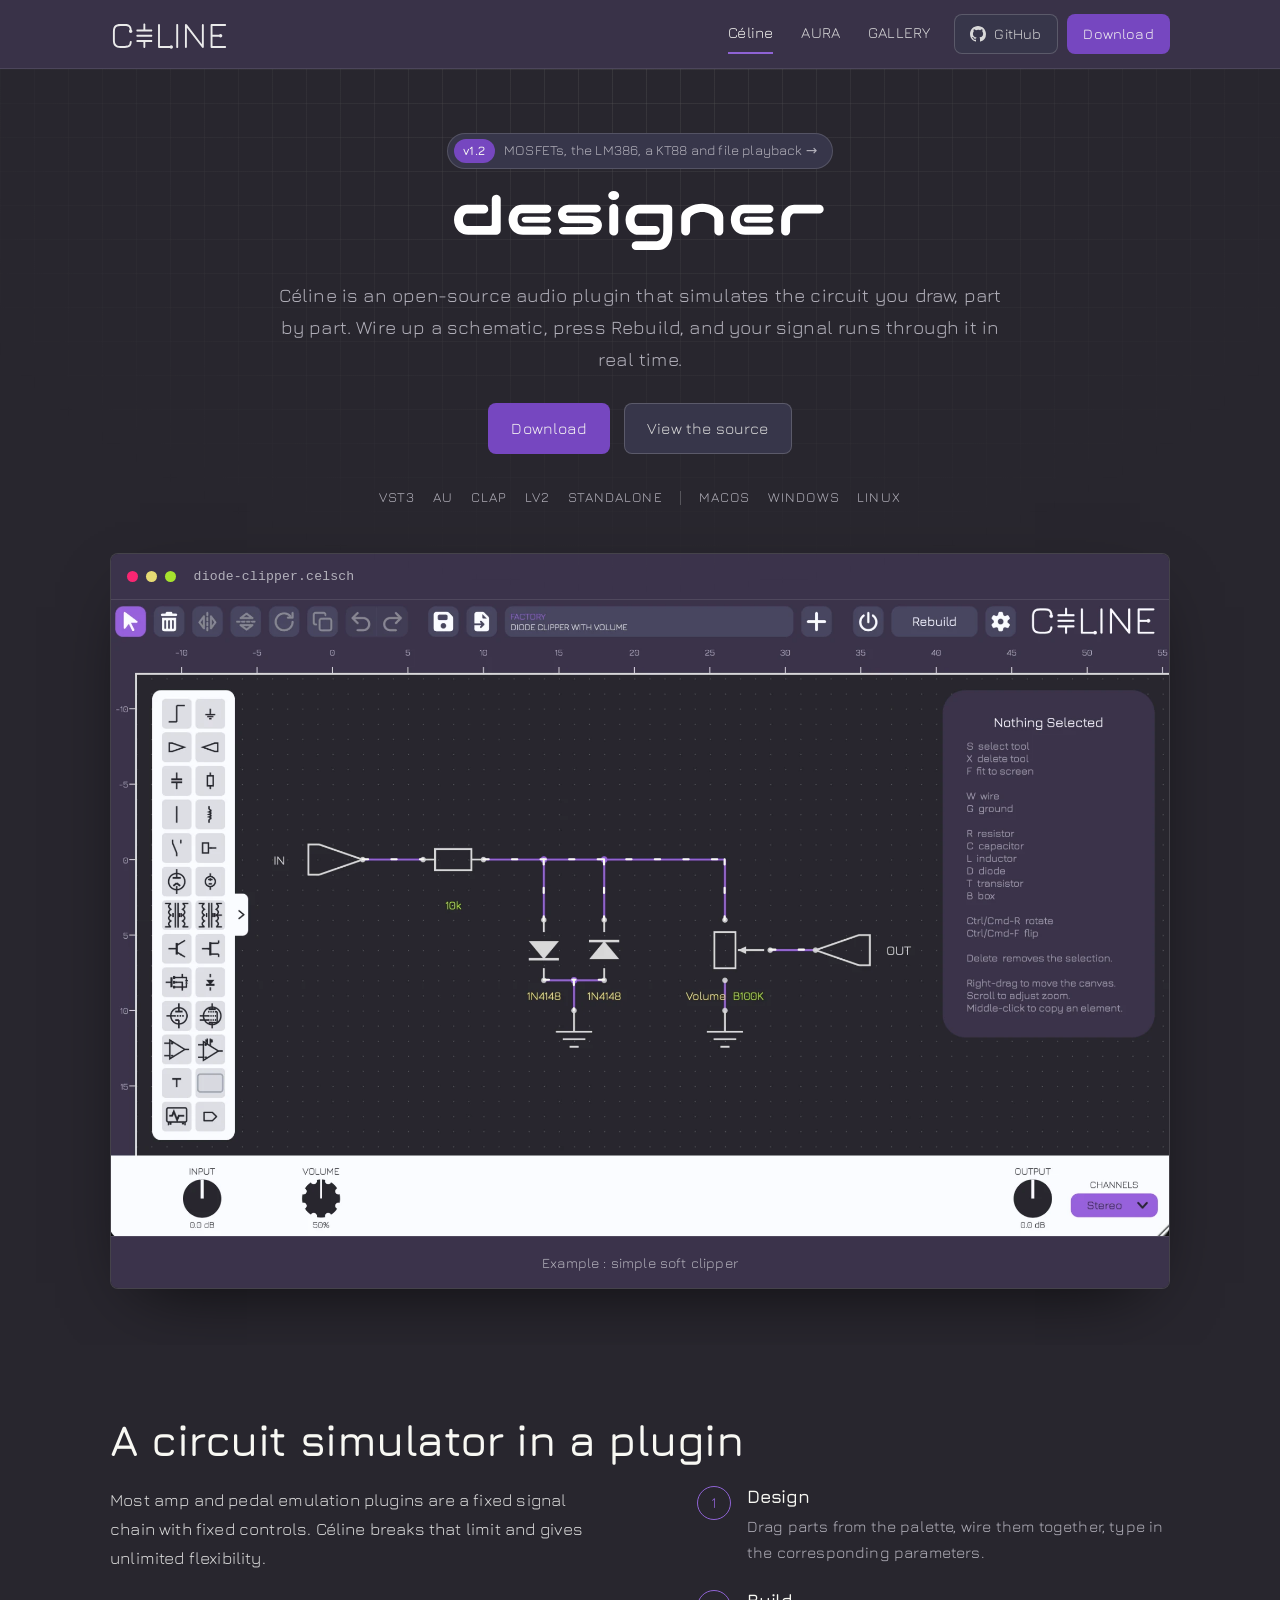
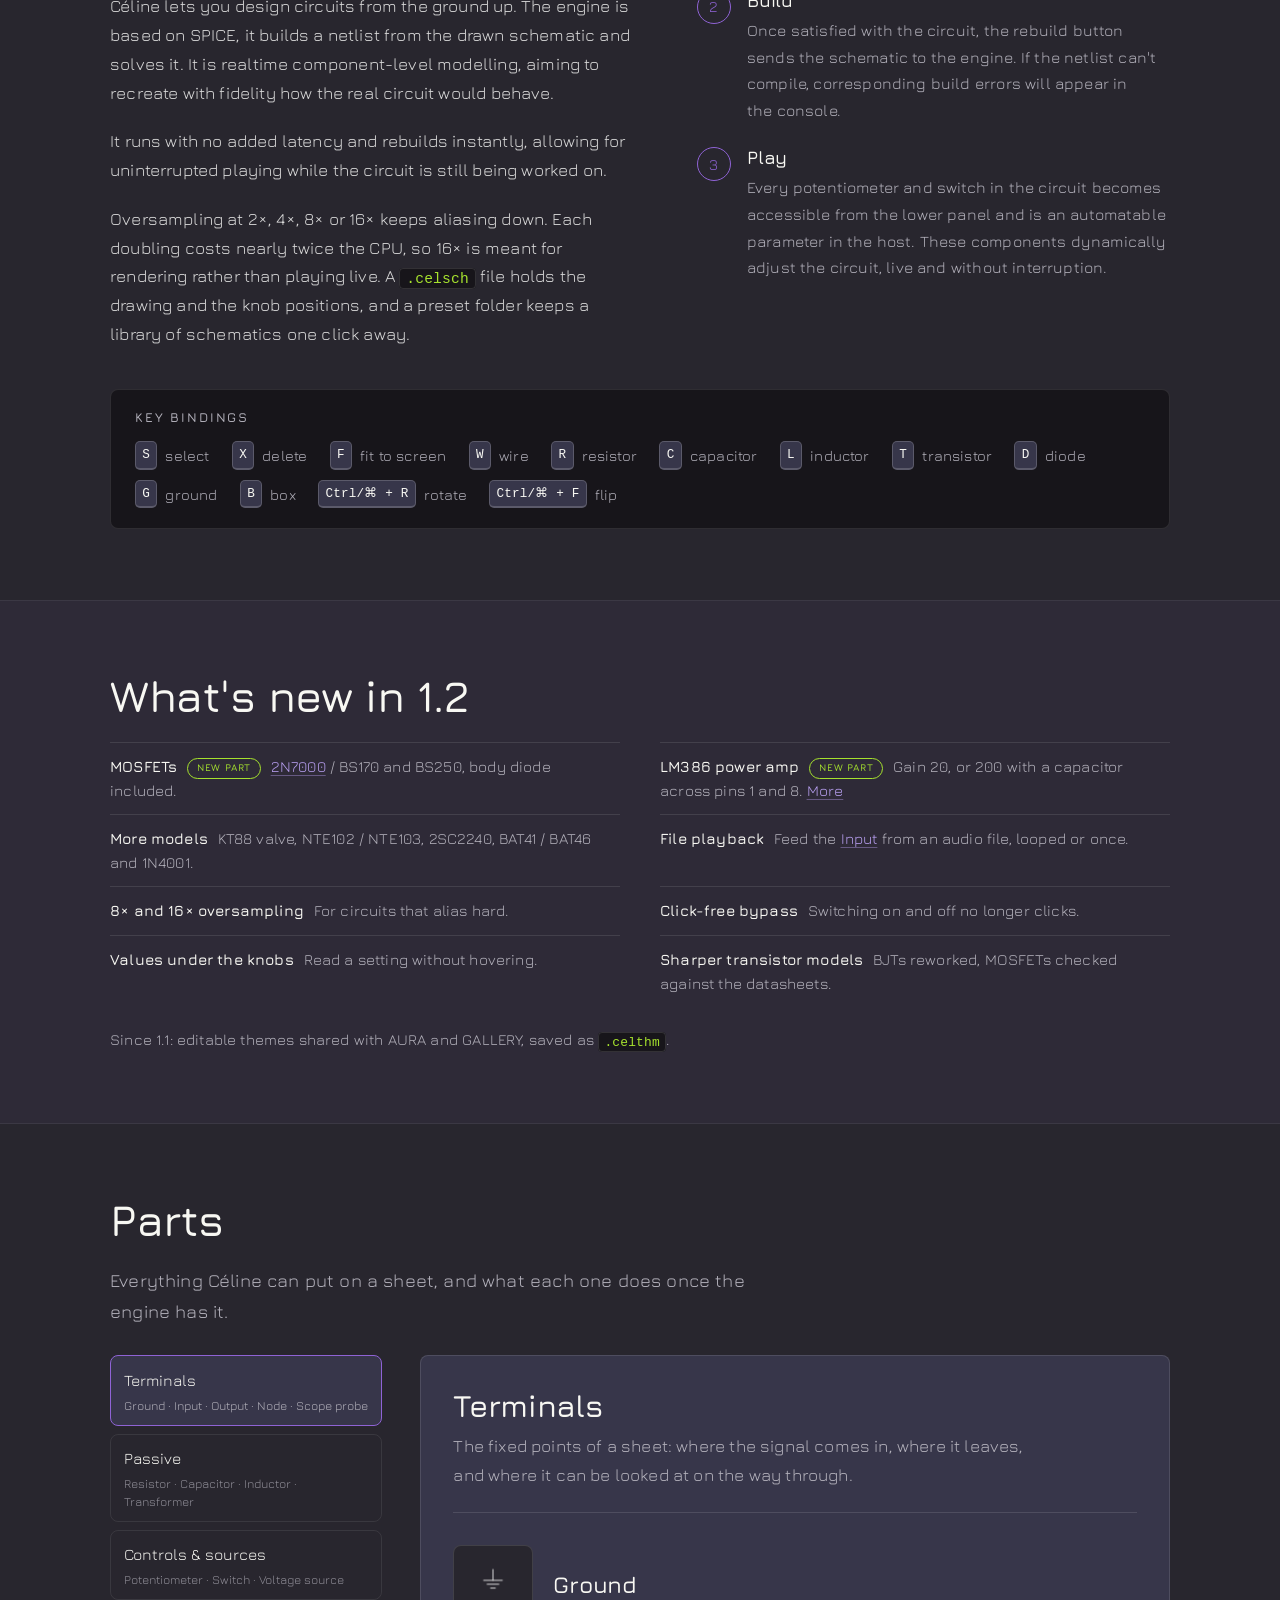
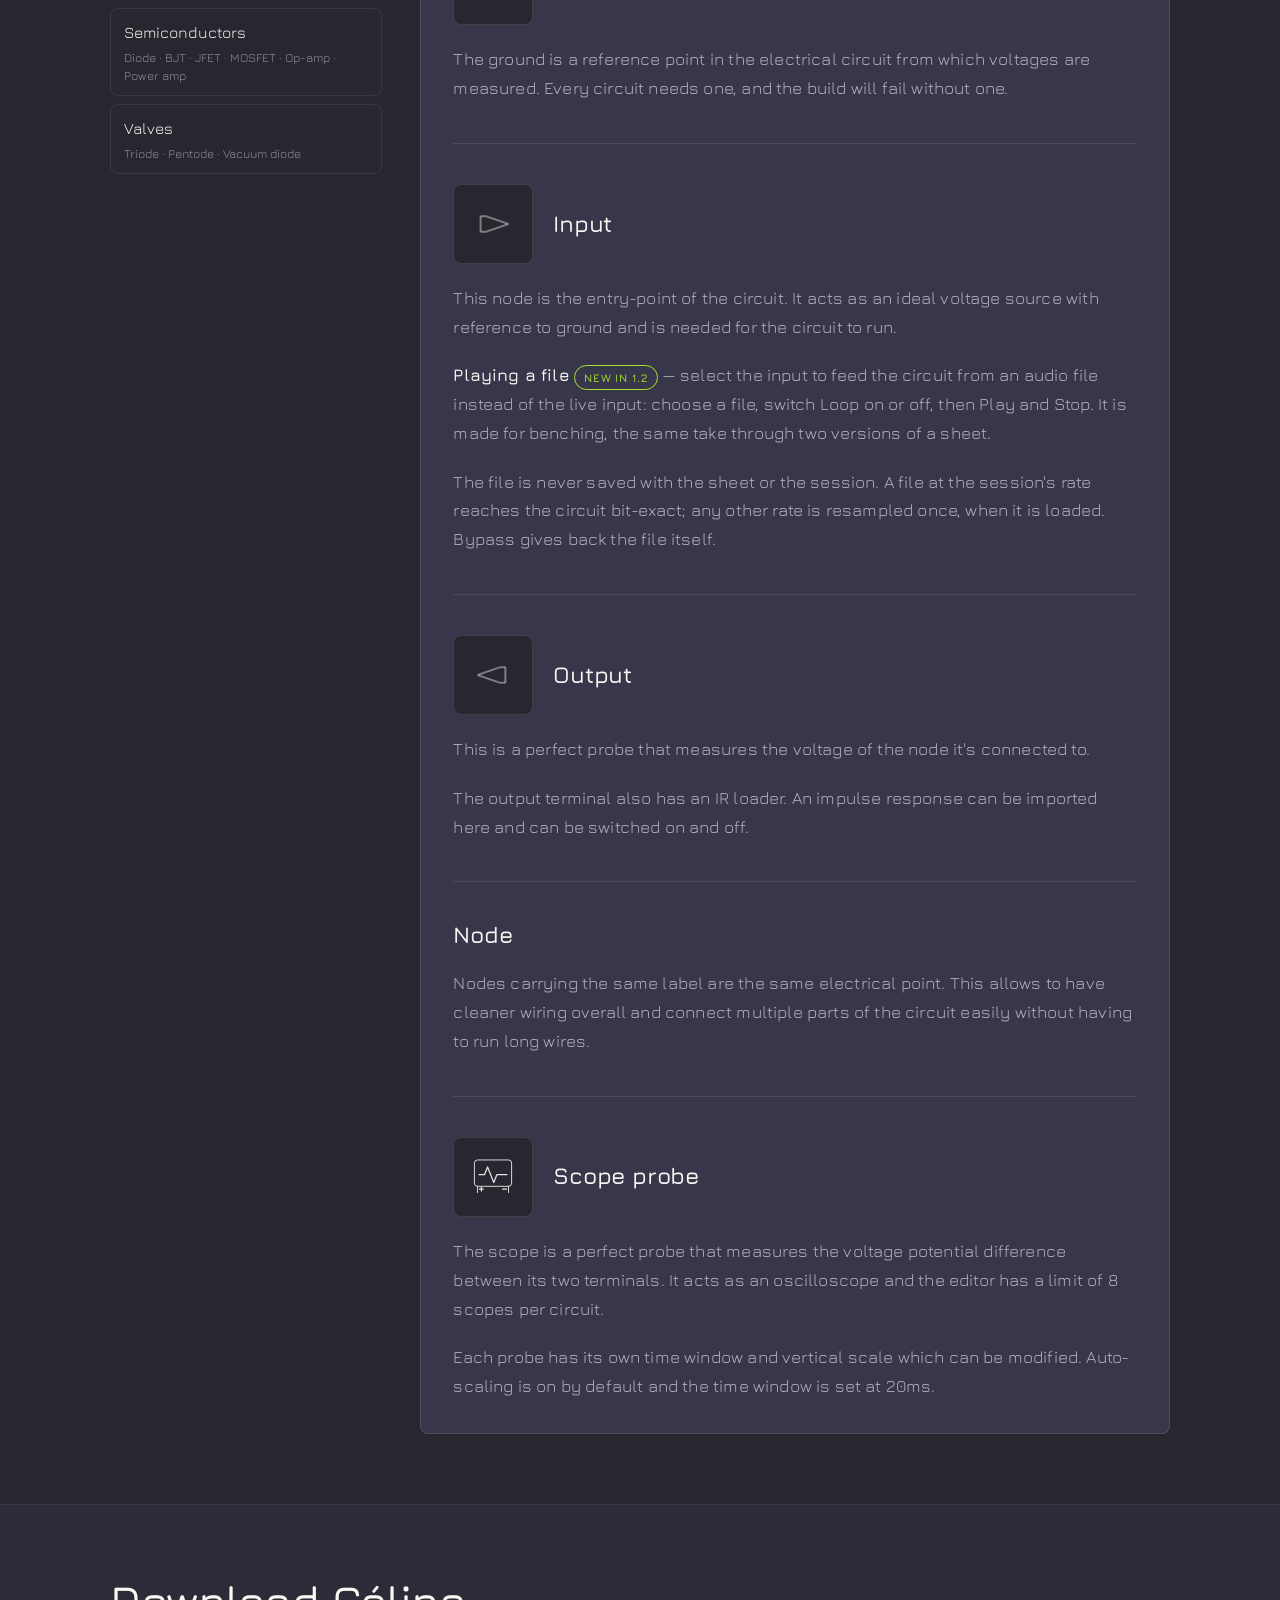
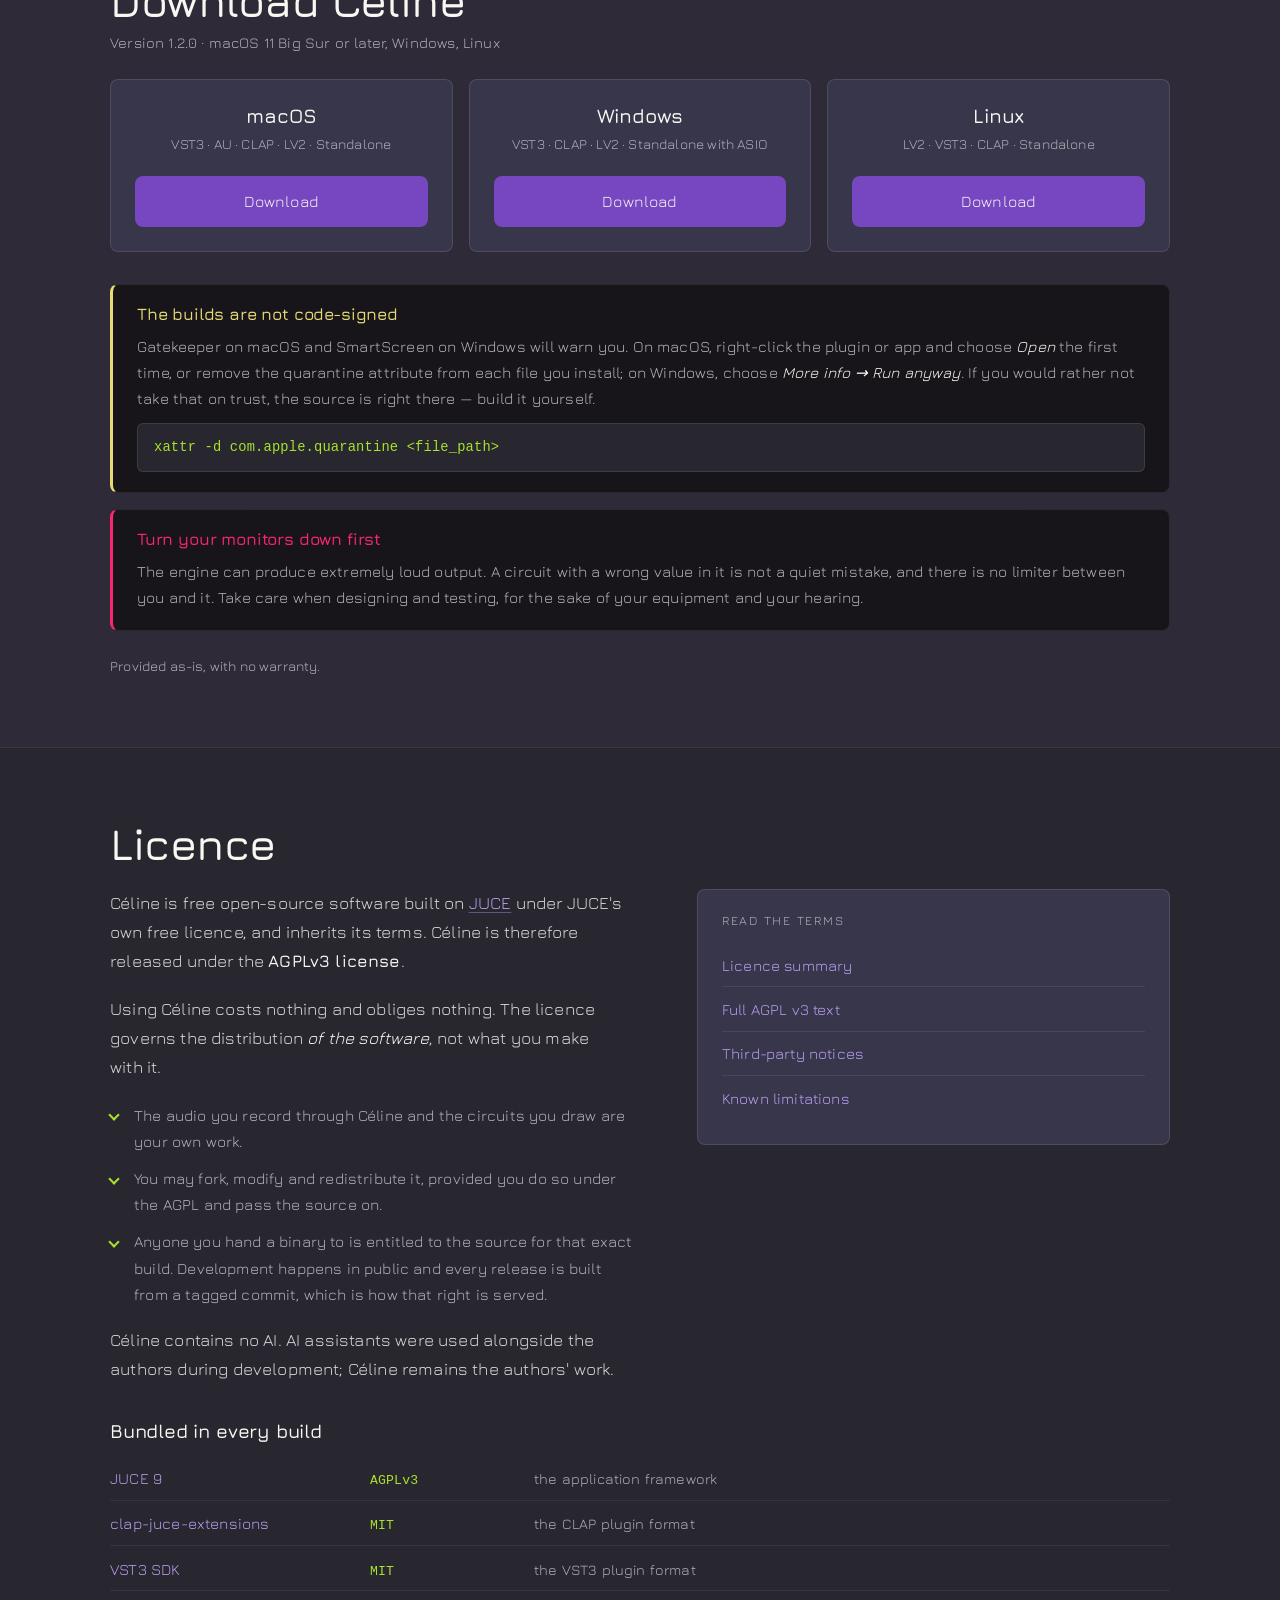
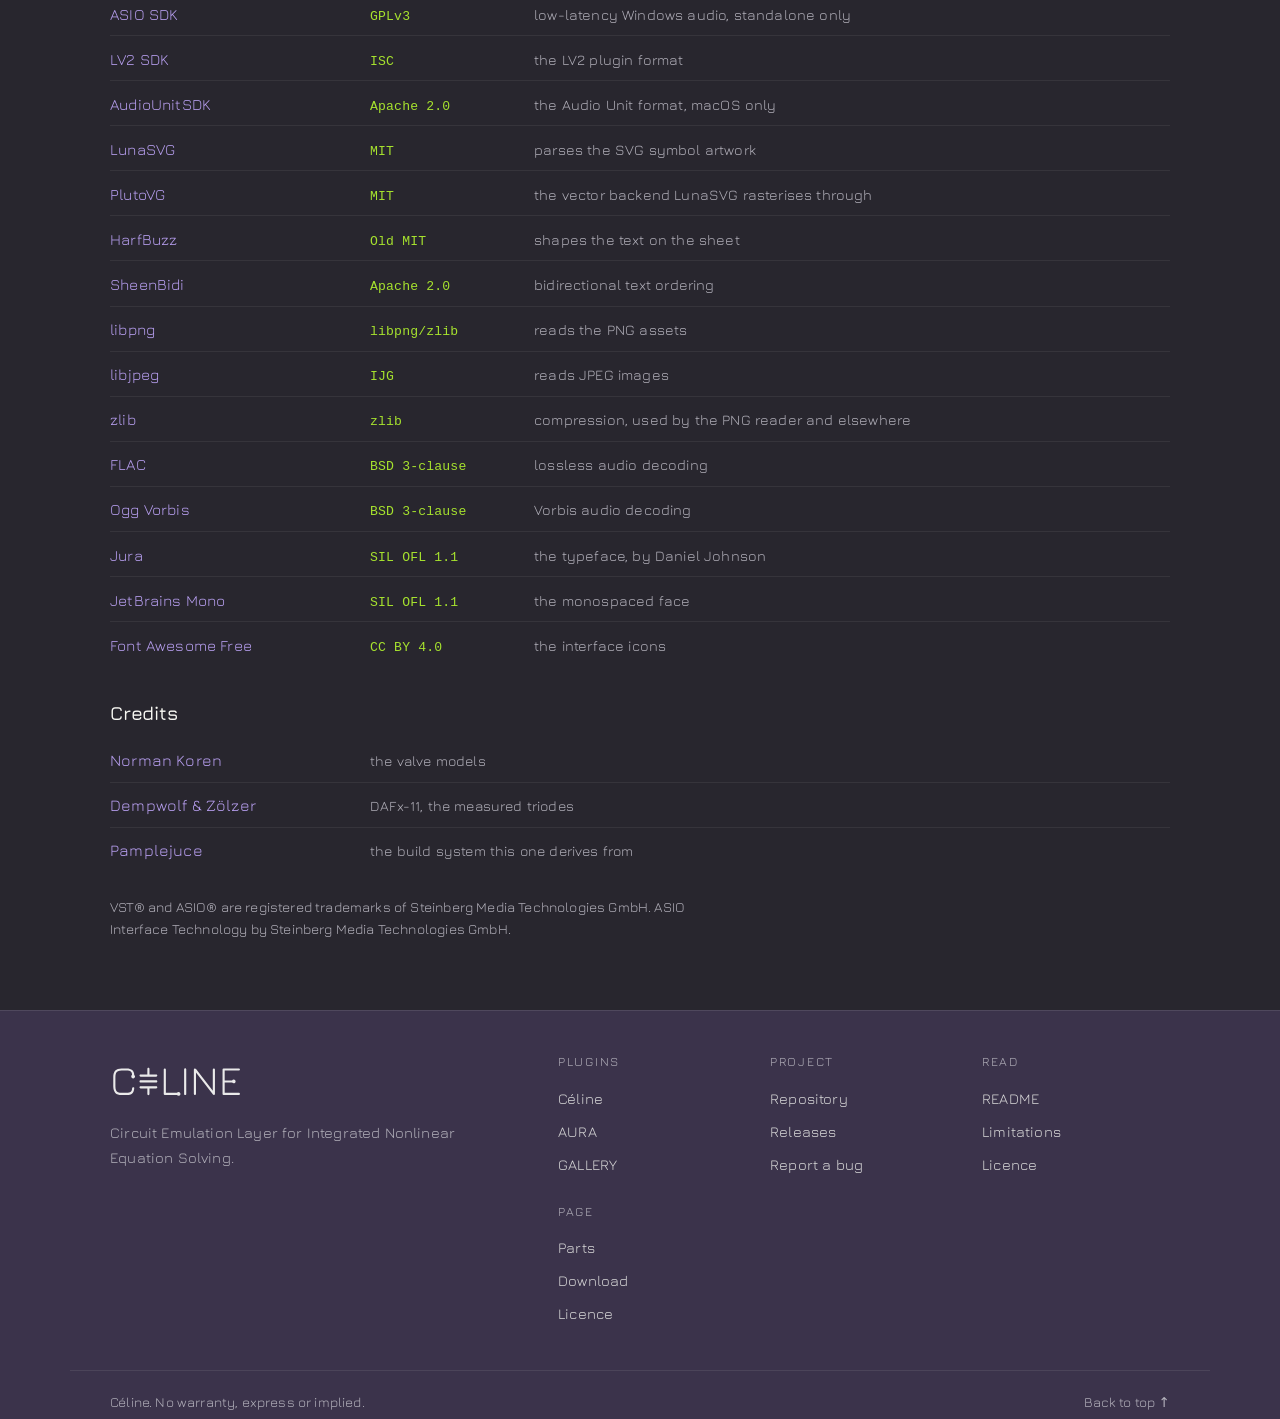
<file: index.html>
<!DOCTYPE html>
<html lang="en">
<head>
<meta charset="utf-8">
<meta name="viewport" content="width=device-width, initial-scale=1">

<title>Céline — realtime circuit design for audio</title>
<meta name="description" content="Céline is an open source circuit sandbox for realtime audio. Draw a schematic, press Rebuild, play through it. VST3, AU, CLAP, LV2 and standalone.">
<meta name="theme-color" content="#28262e">

<meta property="og:type" content="website">
<meta property="og:title" content="Céline — design circuits, play through them live">
<meta property="og:description" content="Draw a circuit, play through it. Live. An open source circuit simulator built for realtime audio.">
<meta property="og:image" content="https://celine-audio.github.io/CelineWebsite/assets/interface.png">
<meta name="twitter:card" content="summary_large_image">

<link rel="icon" href="assets/icon.png" type="image/png">
<link rel="stylesheet" href="styles.css">

<!-- Set before the first paint, so the parts browser opens on one family
     rather than flashing all five. Everything it enables is scoped to
     `html.js` in the stylesheet: no script, no hiding, and the whole of the
     parts section is readable as a stacked list. -->
<script>document.documentElement.classList.add("js");</script>
</head>

<body>

<a class="skip" href="#main">Skip to content</a>

<!-- The target for "back to top" and for the logo -->
<span id="top"></span>


<!-- ═══════════════════════════════════════════════════════════ header ══ -->

<header class="site-header">
  <div class="wrap header-inner">

    <a class="brand" href="#top" aria-label="Céline, home">
      <img src="assets/logo.svg" alt="Céline" class="brand-mark">
    </a>

    <nav class="nav" aria-label="Main">
      <a href="index.html" aria-current="page">Céline</a>
      <a href="aura.html">AURA</a>
      <a href="gallery.html">GALLERY</a>
    </nav>

    <div class="header-actions">
      <a class="btn btn-ghost btn-sm gh" href="https://github.com/Celine-audio/Celine">
        <svg viewBox="0 0 16 16" aria-hidden="true" width="16" height="16"><path fill="currentColor" d="M8 0C3.58 0 0 3.58 0 8c0 3.54 2.29 6.53 5.47 7.59.4.07.55-.17.55-.38 0-.19-.01-.82-.01-1.49-2.01.37-2.53-.49-2.69-.94-.09-.23-.48-.94-.82-1.13-.28-.15-.68-.52-.01-.53.63-.01 1.08.58 1.23.82.72 1.21 1.87.87 2.33.66.07-.52.28-.87.51-1.07-1.78-.2-3.64-.89-3.64-3.95 0-.87.31-1.59.82-2.15-.08-.2-.36-1.02.08-2.12 0 0 .67-.21 2.2.82a7.4 7.4 0 0 1 2-.27c.68 0 1.36.09 2 .27 1.53-1.04 2.2-.82 2.2-.82.44 1.1.16 1.92.08 2.12.51.56.82 1.27.82 2.15 0 3.07-1.87 3.75-3.65 3.95.29.25.54.73.54 1.48 0 1.07-.01 1.93-.01 2.2 0 .21.15.46.55.38A8.01 8.01 0 0 0 16 8c0-4.42-3.58-8-8-8Z"/></svg>
        <span>GitHub</span>
      </a>
      <a class="btn btn-primary btn-sm" href="#download">Download</a>
    </div>

    <button class="menu-btn" id="menuBtn" aria-expanded="false" aria-controls="nav-mobile" aria-label="Menu">
      <span></span><span></span><span></span>
    </button>

  </div>

  <nav class="nav-mobile" id="nav-mobile" aria-label="Main, mobile">
    <span class="nav-label">Plugins</span>
    <a href="index.html" aria-current="page">Céline</a>
    <a href="aura.html">AURA</a>
    <a href="gallery.html">GALLERY</a>
    <a class="nav-break" href="#download">Download</a>
    <a href="https://github.com/Celine-audio/Celine">GitHub ↗</a>
  </nav>
</header>


<main id="main">

<!-- ═════════════════════════════════════════════════════════════ hero ══ -->

<section class="hero">
  <div class="grid-bg" aria-hidden="true"></div>

  <div class="wrap hero-inner">
    <a class="release" href="#new"><b>v1.2</b> MOSFETs, the LM386, a KT88 and file playback →</a>

    <h1><img class="product-mark is-designer" src="assets/designer.svg" alt="Céline designer"></h1>

    <p class="hero-sub">
      Céline is an open-source audio plugin that simulates the circuit you draw,
      part by part. Wire up a schematic, press Rebuild, and your signal runs
      through it in real time.
    </p>

    <div class="cta-row">
      <a class="btn btn-primary" href="#download">Download</a>
      <a class="btn btn-ghost" href="https://github.com/Celine-audio/Celine">View the source</a>
    </div>

    <ul class="format-strip" aria-label="Available formats">
      <li>VST3</li><li>AU</li><li>CLAP</li><li>LV2</li><li>Standalone</li>
      <li class="sep" aria-hidden="true"></li>
      <li>macOS</li><li>Windows</li><li>Linux</li>
    </ul>
  </div>

  <!-- The plugin itself, with the signal drawn moving along its wires. -->
  <div class="wrap">
    <figure class="sheet" aria-labelledby="sheet-cap">

      <div class="sheet-chrome" aria-hidden="true">
        <span class="tl-dot r"></span><span class="tl-dot y"></span><span class="tl-dot g"></span>
        <span class="sheet-title">diode-clipper.celsch</span>
      </div>

      <div class="live-shot">
        <img src="assets/diode-clipper.webp" width="2000" height="1202"
             alt="Céline's editor with a diode clipper drawn on the sheet: the input feeds a 10k resistor, two anti-parallel 1N4148 diodes clip the signal to ground, and a 100k potentiometer named Volume sets the output level. Its knob sits in the strip along the bottom.">

        <!--  The signal, dashed and moving, laid over the screenshot's own wires.
              Coordinates are the screenshot's pixels (the viewBox is its size),
              taken from the purple wire runs in the image, so the overlay scales
              with it. Every path runs in the direction the signal travels,
              because that is the direction the dashes march in. -->
        <svg class="wire-flow" viewBox="0 0 2000 1202" aria-hidden="true">
          <path d="M476 490 H590"/>
          <path d="M704 490 H1160"/>
          <path d="M818 490 V605"/>
          <path d="M932 490 V605"/>
          <path d="M818 718 H875"/>
          <path d="M932 718 H875"/>
          <path d="M875 718 V775"/>
          <path d="M1160 490 V605"/>
          <path d="M1246 661 H1332"/>
        </svg>
      </div>

      <figcaption id="sheet-cap" class="sheet-cap">
        Example : simple soft clipper
      </figcaption>
    </figure>
  </div>
</section>


<!-- ═════════════════════════════════════════════════════════════ what ══ -->

<section id="what" class="section">
  <div class="wrap">

    <h2 class="section-title">A circuit simulator in a plugin</h2>

    <div class="two-col">
      <div class="prose">
        <p>
          Most amp and pedal emulation plugins are a fixed signal chain with fixed controls.
          Céline breaks that limit and gives unlimited flexibility.
        </p>
        <p>
          Céline lets you design circuits from the ground up.
          The engine is based on SPICE, it builds a netlist from the drawn schematic and solves it.
          It is realtime component-level modelling, aiming to recreate with fidelity how the
          real circuit would behave.
        </p>
        <p>
          It runs with no added latency and rebuilds instantly, allowing for uninterrupted
          playing while the circuit is still being worked on.
        </p>
        <p>
          Oversampling at 2×, 4×, 8× or 16× keeps aliasing down. Each doubling costs nearly
          twice the CPU, so 16× is meant for rendering rather than playing live.
          A <code>.celsch</code> file holds the drawing and the knob positions, and a preset
          folder keeps a library of schematics one click away.
        </p>
      </div>

      <ol class="steps">
        <li>
          <span class="step-n">1</span>
          <h3>Design</h3>
          <p>Drag parts from the palette, wire them together, type in the corresponding parameters.</p>
        </li>
        <li>
          <span class="step-n">2</span>
          <h3>Build</h3>
          <p>Once satisfied with the circuit, the rebuild button sends the schematic to the engine. If the netlist can't compile, corresponding build errors will appear in the console.</p>
        </li>
        <li>
          <span class="step-n">3</span>
          <h3>Play</h3>
          <p>Every potentiometer and switch in the circuit becomes accessible from the lower panel and is an automatable parameter in the host. These components dynamically adjust the circuit, live and without interruption.</p>
        </li>
      </ol>
    </div>

    <div class="keys">
      <h3 class="keys-title">Key bindings</h3>
      <ul class="keylist">
        <li><kbd>S</kbd> select</li>
        <li><kbd>X</kbd> delete</li>
        <li><kbd>F</kbd> fit to screen</li>
        <li><kbd>W</kbd> wire</li>
        <li><kbd>R</kbd> resistor</li>
        <li><kbd>C</kbd> capacitor</li>
        <li><kbd>L</kbd> inductor</li>
        <li><kbd>T</kbd> transistor</li>
        <li><kbd>D</kbd> diode</li>
        <li><kbd>G</kbd> ground</li>
        <li><kbd>B</kbd> box</li>
        <li><kbd>Ctrl/⌘ + R</kbd> rotate</li>
        <li><kbd>Ctrl/⌘ + F</kbd> flip</li>
      </ul>
    </div>

  </div>
</section>


<!-- ══════════════════════════════════════════════════════════════ new ══ -->

<section id="new" class="section alt">
  <div class="wrap">

    <h2 class="section-title">What's new in 1.2</h2>

    <ul class="changes">
      <li><strong>MOSFETs</strong> <span class="badge">New part</span>
        <a href="#part-mosfet">2N7000</a> / BS170 and BS250, body diode included.</li>
      <li><strong>LM386 power amp</strong> <span class="badge">New part</span>
        Gain 20, or 200 with a capacitor across pins 1 and 8. <a href="#part-poweramp">More</a></li>
      <li><strong>More models</strong>
        KT88 valve, NTE102 / NTE103, 2SC2240, BAT41 / BAT46 and 1N4001.</li>
      <li><strong>File playback</strong>
        Feed the <a href="#part-input">Input</a> from an audio file, looped or once.</li>
      <li><strong>8× and 16× oversampling</strong>
        For circuits that alias hard.</li>
      <li><strong>Click-free bypass</strong>
        Switching on and off no longer clicks.</li>
      <li><strong>Values under the knobs</strong>
        Read a setting without hovering.</li>
      <li><strong>Sharper transistor models</strong>
        BJTs reworked, MOSFETs checked against the datasheets.</li>
    </ul>

    <p class="note">
      Since 1.1: editable themes shared with AURA and GALLERY, saved as <code>.celthm</code>.
    </p>

  </div>
</section>


<!-- ════════════════════════════════════════════════════════════ parts ══ -->

<section id="parts" class="section">
  <div class="wrap">

    <h2 class="section-title">Parts</h2>
    <p class="lede">
      Everything Céline can put on a sheet, and what each one does once the engine has it.
    </p>

    <!--  Grouped by family rather than one part per tab: a family reads as a
          single page you scroll, which is both more to read at once and closer
          to how the palette is organised in the plugin. -->
    <div class="browser" id="browser">

      <!-- ─────────────────────────────────────────── the picker ── -->
      <div class="browser-nav">
        <div role="tablist" aria-label="Part families" aria-orientation="vertical">

          <button class="nav-item" role="tab" id="tab-terminals" aria-controls="panel-terminals" aria-selected="true">
            <span class="nav-name">Terminals</span>
            <span class="nav-parts">Ground · Input · Output · Node · Scope probe</span>
          </button>

          <button class="nav-item" role="tab" id="tab-passive" aria-controls="panel-passive" aria-selected="false" tabindex="-1">
            <span class="nav-name">Passive</span>
            <span class="nav-parts">Resistor · Capacitor · Inductor · Transformer</span>
          </button>

          <button class="nav-item" role="tab" id="tab-controls" aria-controls="panel-controls" aria-selected="false" tabindex="-1">
            <span class="nav-name">Controls &amp; sources</span>
            <span class="nav-parts">Potentiometer · Switch · Voltage source</span>
          </button>

          <button class="nav-item" role="tab" id="tab-semis" aria-controls="panel-semis" aria-selected="false" tabindex="-1">
            <span class="nav-name">Semiconductors</span>
            <span class="nav-parts">Diode · BJT · JFET · MOSFET · Op-amp · Power amp</span>
          </button>

          <button class="nav-item" role="tab" id="tab-valves" aria-controls="panel-valves" aria-selected="false" tabindex="-1">
            <span class="nav-name">Valves</span>
            <span class="nav-parts">Triode · Pentode · Vacuum diode</span>
          </button>

        </div>
      </div>

      <!-- ────────────────────────────────────────── the reading ── -->
      <div class="browser-read">

        <!-- ══ terminals ══════════════════════════════════════════ -->
        <section class="part-group is-open" role="tabpanel" id="panel-terminals" aria-labelledby="tab-terminals" tabindex="0">
          <header class="group-head">
            <h3>Terminals</h3>
            <p>
              The fixed points of a sheet: where the signal comes in, where it leaves,
              and where it can be looked at on the way through.
            </p>
          </header>

          <!-- ── ground ── -->
          <article class="part" id="part-ground">
            <header class="part-head">
              <p class="glyphs">
                <span class="glyph"><img src="assets/components/ground.svg" alt="Ground symbol" loading="lazy"></span>
              </p>
              <h4>Ground</h4>
            </header>
            <div class="part-body prose">
              <p>
                The ground is a reference point in the electrical circuit from which voltages are measured.
                Every circuit needs one, and the build will fail without one.
              </p>
            </div>
          </article>

          <!-- ── input ── -->
          <article class="part" id="part-input">
            <header class="part-head">
              <p class="glyphs">
                <span class="glyph"><img src="assets/components/input.svg" alt="Input terminal symbol" loading="lazy"></span>
              </p>
              <h4>Input</h4>
            </header>
            <div class="part-body prose">
              <p>
                This node is the entry-point of the circuit. It acts as an ideal voltage source with reference to ground and is needed for the circuit to run.
              </p>
              <p>
                <strong>Playing a file</strong> <span class="badge">New in 1.2</span> — select the input to
                feed the circuit from an audio file instead of the live input: choose a file, switch Loop on
                or off, then Play and Stop. It is made for benching, the same take through two versions of a sheet.
              </p>
              <p>
                The file is never saved with the sheet or the session. A file at the session's rate reaches
                the circuit bit-exact; any other rate is resampled once, when it is loaded. Bypass gives back
                the file itself.
              </p>
            </div>
          </article>

          <!-- ── output ── -->
          <article class="part" id="part-output">
            <header class="part-head">
              <p class="glyphs">
                <span class="glyph"><img src="assets/components/output.svg" alt="Output terminal symbol" loading="lazy"></span>
              </p>
              <h4>Output</h4>
            </header>
            <div class="part-body prose">
              <p>
                This is a perfect probe that measures the voltage of the node it's connected to.
              </p>
              <p>
                The output terminal also has an IR loader. An impulse response can be imported here and can be switched on and off.
              </p>
            </div>
          </article>

          <!-- ── node ── -->
          <article class="part" id="part-node">
            <header class="part-head">
              <h4>Node</h4>
            </header>
            <div class="part-body prose">
              <p>
                Nodes carrying the same label are the same electrical point. This allows to have cleaner wiring overall and connect multiple parts of the circuit easily without having to run long wires.
              </p>
            </div>
          </article>

          <!-- ── scope ── -->
          <article class="part" id="part-scope">
            <header class="part-head">
              <p class="glyphs">
                <span class="glyph"><img src="assets/components/scope.svg" alt="Oscilloscope probe symbol" loading="lazy"></span>
              </p>
              <h4>Scope probe</h4>
            </header>
            <div class="part-body prose">
              <p>
                The scope is a perfect probe that measures the voltage potential difference between its two terminals. It acts as an oscilloscope and the editor has a limit of 8 scopes per circuit.
              </p>
              <p>
                Each probe has its own time window and vertical scale which can be modified. Auto-scaling is on by default and the time window is set at 20ms.
              </p>
            </div>
          </article>
        </section>

        <!-- ══ passive ════════════════════════════════════════════ -->
        <section class="part-group" role="tabpanel" id="panel-passive" aria-labelledby="tab-passive" tabindex="0">
          <header class="group-head">
            <h3>Passive</h3>
            <p>
              Resistance, capacitance, inductance and coupling — the linear backbone
              every stage is built around.
            </p>
          </header>

          <!-- ── resistor ── -->
          <article class="part" id="part-resistor">
            <header class="part-head">
              <p class="glyphs">
                <span class="glyph"><img src="assets/components/resistor.svg" alt="Resistor symbol" loading="lazy"></span>
              </p>
              <h4>Resistor</h4>
            </header>
            <div class="part-body prose">
              <p>
                Ideal classic resistor element that is used in every circuit. Fully linear.
              </p>
            </div>
          </article>

          <!-- ── capacitor ── -->
          <article class="part" id="part-capacitor">
            <header class="part-head">
              <p class="glyphs">
                <span class="glyph"><img src="assets/components/capacitor.svg" alt="Capacitor symbol" loading="lazy"><b>Standard</b></span>
                <span class="glyph"><img src="assets/components/capacitor-polarised.svg" alt="Polarised capacitor symbol" loading="lazy"><b>Polarised</b></span>
              </p>
              <h4>Capacitor</h4>
            </header>
            <div class="part-body prose">
              <p>
                Ideal capacitor, the circuit emulates them by integrating with the trapezoidal rule at the sample period.
              </p>
              <p>
                A reverse-biased electrolytic is <em>reported, not simulated</em>: the builder
                flags it as an error in the console rather than quietly modelling a part that
                would be failing on the bench.
              </p>
            </div>
          </article>

          <!-- ── inductor ── -->
          <article class="part" id="part-inductor">
            <header class="part-head">
              <p class="glyphs">
                <span class="glyph"><img src="assets/components/inductor.svg" alt="Inductor symbol" loading="lazy"></span>
              </p>
              <h4>Inductor</h4>
            </header>
            <div class="part-body prose">
              <p>
                Ideal inductor, the circuit emulates them by integrating with the trapezoidal rule at the sample period.
              </p>
            </div>
          </article>

          <!-- ── transformer ── -->
          <article class="part" id="part-transformer">
            <header class="part-head">
              <p class="glyphs">
                <span class="glyph"><img src="assets/components/transformer.svg" alt="Transformer symbol" loading="lazy"><b>Standard</b></span>
                <span class="glyph"><img src="assets/components/transformer-ct.svg" alt="Centre-tapped transformer symbol" loading="lazy"><b>Centre-tapped</b></span>
              </p>
              <h4>Transformer</h4>
            </header>
            <div class="part-body prose">
              <p>
                The <strong>Ideal</strong> transformer models the turns ratio and nothing else: no bandwidth limit, no losses, and it passes DC.
              </p>
              <p>
                The <strong>Real</strong> transformer has magnetising inductance, leakage and
                winding resistance, all four numbers derived from the turns ratio against an
                assumed 8 Ω secondary. These simulations are tailored after guitar-specific transformers
                and emulate the overall functionality without being overly faithful to a particular model.
              </p>
              <p>
                Neither model emulates core saturation and stays perfectly linear (this is a current weakness of the modelling).
              </p>
              <p>
                There is also a centre-tapped version, useful for push-pull output stages.
              </p>
            </div>
          </article>
        </section>

        <!-- ══ controls & sources ═════════════════════════════════ -->
        <section class="part-group" role="tabpanel" id="panel-controls" aria-labelledby="tab-controls" tabindex="0">
          <header class="group-head">
            <h3>Controls &amp; sources</h3>
            <p>
              The parts you can move while the circuit runs, and the supply that feeds it.
            </p>
          </header>

          <!-- ── potentiometer ── -->
          <article class="part" id="part-potentiometer">
            <header class="part-head">
              <p class="glyphs">
                <span class="glyph"><img src="assets/components/potentiometer.svg" alt="Potentiometer symbol" loading="lazy"></span>
              </p>
              <h4>Potentiometer</h4>
            </header>
            <div class="part-body prose">
              <p>
                A perfect potentiometer. It has three tapers : linear, logarithmic and reverse logarithmic. Every pot you draw
                becomes a control in the strip and a parameter the host can automate.
              </p>
              <p>
                They can be tweaked live, just like a real amplifier, with the knobs contained in the lower strip at the bottom of the plugin.
              </p>
              <p>
                <strong>Two potentiometers with the same label will become ganged.</strong> Each potentiometers keeps its own resistance and its own taper, only the shaft is shared.
                The wiper is drawn on the sheet live, making it easy to see the impact it has on the circuit.
              </p>
              <p>
                It is perfectly modelled : no wiper resistance and no taper tolerance.
              </p>
            </div>
          </article>

          <!-- ── switch ── -->
          <article class="part" id="part-switch">
            <header class="part-head">
              <p class="glyphs">
                <span class="glyph"><img src="assets/components/switch-open.svg" alt="Switch symbol" loading="lazy"><b>SPST</b></span>
                <span class="glyph"><img src="assets/components/spdt-a.svg" alt="Changeover switch symbol" loading="lazy"><b>SPDT</b></span>
              </p>
              <h4>Switch</h4>
            </header>
            <div class="part-body prose">
              <p>
                Switches function in the same fashion as the potentiometers. It is implemented as a resistor that changes value (it is not a true break in the circuit). It has the same naming convention : two switches with the same name will be shared and ganged together.
              </p>
              <p>
                There is an on/off switch and a changeover (SPDT) switch, whose common pin moves between its two throws.
              </p>
            </div>
          </article>

          <!-- ── voltage source ── -->
          <article class="part" id="part-source">
            <header class="part-head">
              <p class="glyphs">
                <span class="glyph"><img src="assets/components/voltage-source.svg" alt="Voltage source symbol" loading="lazy"></span>
              </p>
              <h4>Voltage source</h4>
            </header>
            <div class="part-body prose">
              <p>
                The voltage source is ideal, it fixes a voltage and lets the circuit decide over the current.
                Supply sag is modelled.
              </p>
            </div>
          </article>
        </section>

        <!-- ══ semiconductors ═════════════════════════════════════ -->
        <section class="part-group" role="tabpanel" id="panel-semis" aria-labelledby="tab-semis" tabindex="0">
          <header class="group-head">
            <h3>Semiconductors</h3>
            <p>
              Solid-state devices, from a single junction up to an op-amp assembled
              out of smaller parts.
            </p>
          </header>

          <!-- ── diode ── -->
          <article class="part" id="part-diode">
            <header class="part-head">
              <p class="glyphs">
                <span class="glyph"><img src="assets/components/diode.svg" alt="Diode symbol" loading="lazy"><b>Signal</b></span>
                <span class="glyph"><img src="assets/components/diode-zener.svg" alt="Zener diode symbol" loading="lazy"><b>Zener</b></span>
                <span class="glyph"><img src="assets/components/diode-schottky.svg" alt="Schottky diode symbol" loading="lazy"><b>Schottky</b></span>
                <span class="glyph"><img src="assets/components/diode-led.svg" alt="LED symbol" loading="lazy"><b>LED</b></span>
              </p>
              <h4>Diode</h4>
            </header>
            <div class="part-body prose">
              <p>
                All of the modelled diodes share the same p-n junction maths. It is an exponential I-V curve with
                maths inspired by SPICE.
              </p>
              <p>
                No junction capacitance and no reverse recovery. This is negligible at audio-rate clipping but slightly wrong in a power supply rectifier.
              </p>
              <dl class="models">
                <dt>1N4148 · 1N914</dt><dd>Silicon, ~0.6 V</dd>
                <dt>1N4001</dt><dd>Silicon rectifier, ~0.57 V, slow recovery <span class="badge">New</span></dd>
                <dt>1N34A</dt><dd>Germanium, ~0.33 V, soft knee</dd>
                <dt>1N5817</dt><dd>Schottky, ~0.3 V, hard knee</dd>
                <dt>BAT41</dt><dd>Schottky, ~0.4 V, soft knee <span class="badge">New</span></dd>
                <dt>BAT46</dt><dd>Schottky, ~0.26 V, sharp knee <span class="badge">New</span></dd>
                <dt>Red · Green · Blue LED</dt><dd>~1.6 V · ~1.9 V · ~3.2 V</dd>
                <dt>Zener 5.1 V · 9 V</dt><dd>Clamps at its rated voltage</dd>
              </dl>
            </div>
          </article>

          <!-- ── bjt ── -->
          <article class="part" id="part-bjt">
            <header class="part-head">
              <p class="glyphs">
                <span class="glyph"><img src="assets/components/transistor-npn.svg" alt="NPN transistor symbol" loading="lazy"><b>NPN</b></span>
                <span class="glyph"><img src="assets/components/transistor-pnp.svg" alt="PNP transistor symbol" loading="lazy"><b>PNP</b></span>
              </p>
              <h4>BJ transistor</h4>
            </header>
            <div class="part-body prose">
              <p>
                The Early effect and the junction capacitances are modelled for the parts where these values were available. These settings can be disabled in the settings (and they will slightly lower the CPU load).
              </p>
              <p>
                Transit time is not modelled : f<sub>T</sub> does not degrade with current.
              </p>
              <dl class="models">
                <dt>2N3904 · 2N3906</dt><dd>Silicon, NPN and PNP</dd>
                <dt>2N2222A</dt><dd>Silicon, higher current</dd>
                <dt>2N5133</dt><dd>Silicon, low noise</dd>
                <dt>BC108A · BC108B · BC109C</dt><dd>hFE grades A, B and C. Also the BC547–550 of the same grade</dd>
                <dt>2N5088 · 2N5089</dt><dd>Low noise, hFE 300–900 and 400–1200</dd>
                <dt>MPSA18</dt><dd>Low noise, hFE 500–1500</dd>
                <dt>MPSA13</dt><dd>Darlington, Vbe ~1.1 V</dd>
                <dt>2SC2240 GR · BL</dt><dd>Low noise, hFE 200–400 and 350–700 <span class="badge">New</span></dd>
                <dt>AC127 · AC128</dt><dd>Germanium, NPN and PNP</dd>
                <dt>NTE103 · NTE102</dt><dd>Germanium, NPN and PNP, hFE ~95 at 1 mA <span class="badge">New</span></dd>
              </dl>
            </div>
          </article>

          <!-- ── jfet ── -->
          <article class="part" id="part-jfet">
            <header class="part-head">
              <p class="glyphs">
                <span class="glyph"><img src="assets/components/jfet-n.svg" alt="N-channel JFET symbol" loading="lazy"><b>N-channel</b></span>
                <span class="glyph"><img src="assets/components/jfet-p.svg" alt="P-channel JFET symbol" loading="lazy"><b>P-channel</b></span>
              </p>
              <h4>JFE transistor</h4>
            </header>
            <div class="part-body prose">
              <p>
                JFE transistors. The square law is a simple one. There are no capacitances, no Miller like the BJTs.
              </p>
              <dl class="models">
                <dt>J201</dt><dd>N-channel, pinch-off −0.7 V</dd>
                <dt>2N5457</dt><dd>N-channel, pinch-off −1.5 V</dd>
                <dt>2N5485</dt><dd>N-channel, pinch-off −2.0 V</dd>
                <dt>2N5952</dt><dd>N-channel, pinch-off −2.4 V</dd>
                <dt>2N5460</dt><dd>P-channel, pinch-off −1.5 V</dd>
              </dl>
            </div>
          </article>

          <!-- ── mosfet ── -->
          <article class="part" id="part-mosfet">
            <header class="part-head">
              <p class="glyphs">
                <span class="glyph"><img src="assets/components/mosfet-n.svg" alt="N-channel MOSFET symbol" loading="lazy"><b>N-channel</b></span>
                <span class="glyph"><img src="assets/components/mosfet-p.svg" alt="P-channel MOSFET symbol" loading="lazy"><b>P-channel</b></span>
              </p>
              <h4>MOSFE transistor</h4>
              <span class="badge">New in 1.2</span>
            </header>
            <div class="part-body prose">
              <p>
                Enhancement-mode MOSFETs, the discrete parts a pedal uses, with the source tied to the body.
                It is off at zero gate voltage and turns on past a threshold of a couple of volts, and its gate
                is insulated, so a MOSFET stage clips by cutoff and by its drain running out of room, never by gate conduction.
              </p>
              <p>
                A pedal runs one barely above threshold, where the current is neither the textbook square law nor the
                exponential below it. The model is one smooth curve through both, so the gain does not jump as the
                signal swings the bias through threshold. The body diode is part of the device and is modelled.
              </p>
              <p>
                Not modelled: drain series resistance, mobility degradation, gate resistance, and the voltage
                dependence of the capacitances. The pins match the JFET's, so the two swap on a sheet without rewiring.
              </p>
              <dl class="models">
                <dt>2N7000</dt><dd>N-channel, threshold 2.1 V. Also the BS170</dd>
                <dt>BS250</dt><dd>P-channel, threshold −3.2 V</dd>
              </dl>
            </div>
          </article>

          <!-- ── op-amp ── -->
          <article class="part" id="part-opamp">
            <header class="part-head">
              <p class="glyphs">
                <span class="glyph"><img src="assets/components/opamp.svg" alt="Op-amp symbol" loading="lazy"></span>
              </p>
              <h4>Op-amp</h4>
            </header>
            <div class="part-body prose">
              <p>
                Each Op-amp in the editor is assembled from a resistor, two controlled sources, a capacitor and two diodes. The gain stays linear
                and only the clamp reaches the nonlinear solve. This is a limitation that makes the op-amp affordable for realtime rendering.
              </p>
              <p>
                What is modelled : finite open-loop gain, one dominant pole, and the rails it
                clips against.

                What is not: slew limiting, input bias and offset current, CMRR, PSRR and the
                higher-order poles a real part has.
              </p>
              <dl class="models">
                <dt>TL071 / TL072</dt><dd>JFET input, 3 MHz</dd>
                <dt>JRC4558</dt><dd>The distortion-pedal op-amp, 2.8 MHz</dd>
                <dt>NE5532</dt><dd>Low noise, 12 MHz</dd>
                <dt>LM308</dt><dd>The distortion-pedal op-amp, 1 MHz</dd>
                <dt>LM741</dt><dd>General purpose, 1.2 MHz</dd>
                <dt>Ideal</dt><dd>No gain limit, bandwidth or clipping</dd>
              </dl>
            </div>
          </article>

          <!-- ── power amp ── -->
          <article class="part" id="part-poweramp">
            <header class="part-head">
              <p class="glyphs">
                <span class="glyph"><img src="assets/components/power-amp.svg" alt="Power amplifier symbol" loading="lazy"></span>
              </p>
              <h4>Power amp</h4>
              <span class="badge">New in 1.2</span>
            </header>
            <div class="part-body prose">
              <p>
                An LM386-style audio power amplifier. Not an op-amp, whatever the triangle suggests: its feedback is
                inside the package, and the engine builds it from the datasheet's own equivalent schematic.
              </p>
              <p>
                Pins 1 and 8 are brought out. Left open the gain is 20; a capacitor between them takes it to 200;
                a resistor in series with that capacitor sets anything between, which is what the gain knob on
                every LM386 amp is.
              </p>
              <p>
                Not modelled: crossover distortion from its class-AB output stage, a current limit, and the bypass pin,
                since the supply here is ideal and has no ripple to reject.
              </p>
            </div>
          </article>
        </section>

        <!-- ══ valves ═════════════════════════════════════════════ -->
        <section class="part-group" role="tabpanel" id="panel-valves" aria-labelledby="tab-valves" tabindex="0">
          <header class="group-head">
            <h3>Valves</h3>
            <p>
              Every valve in the editor is fitted to a manufacturer's datasheet, and
              reproduces the quoted operating point.
            </p>
          </header>

          <!-- ── triode ── -->
          <article class="part" id="part-triode">
            <header class="part-head">
              <p class="glyphs">
                <span class="glyph"><img src="assets/components/triode.svg" alt="Triode valve symbol" loading="lazy"></span>
              </p>
              <h4>Triode</h4>
            </header>
            <div class="part-body prose">
              <p>
                Every valve implemented to the editor is fitted to a manufacturer's datasheet. It reproduces plate
                current, transconductance and plate resistance at the quoted operating point in the datasheet.
              </p>
              <p>
                There are two modelling techniques used by the engine, Koren and D-Z.

                <strong>Koren</strong> is the classic formulation and fits published curves. It is the work of Norman Koren and the engine uses the equations he derived.

                <strong>Dempwolf–Zölzer</strong> is fitted to analysis and measurements of three
                individual 12AX7s from a published paper by Dempwolf and Zölzer.
              </p>
              <p>
                <strong>Interelectrode capacitance</strong> is an enhancement that tries to make valve emulation closer to reality. It is slightly expensive, can cause problems at time, and can be disabled if it causes problems or to save CPU.
              </p>
              <dl class="models">
                <dt>12AX7 JJ</dt><dd>ECC83, µ 100. Koren</dd>
                <dt>12AT7 JJ</dt><dd>ECC81, µ 62. Koren</dd>
                <dt>12AY7 JJ</dt><dd>µ 40. Koren</dd>
                <dt>12AU7 JJ</dt><dd>ECC82, µ 17. Koren</dd>
                <dt>12AX7 GE</dt><dd>µ 103, fitted to 18 measured stages. Koren</dd>
                <dt>12AX7 RSD · RSD2 · EHX</dt><dd>µ 103, 100 and 87, measured grid current. Dempwolf–Zölzer</dd>
              </dl>
            </div>
          </article>

          <!-- ── pentode ── -->
          <article class="part" id="part-pentode">
            <header class="part-head">
              <p class="glyphs">
                <span class="glyph"><img src="assets/components/pentode.svg" alt="Pentode valve symbol" loading="lazy"></span>
              </p>
              <h4>Pentode</h4>
            </header>
            <div class="part-body prose">
              <p>
                The pentodes use Koren's equations. The suppressor grid is permanently connected to the cathode.
              </p>
              <p>
                There are two limitations to their emulation :

                <strong>Screen current does not depend on plate voltage</strong>:
                in a real valve, when the plate collapses into clipping the screen takes the
                current the plate stops taking, and here it carries on regardless.

                There are <strong>no secondary emission</strong>, the kink in the plate curves at low plate
                voltage where electrons flow backwards.
              </p>
              <p>
                Strap the screen to the plate for triode-mode wiring.
              </p>
              <dl class="models">
                <dt>EL34 JJ</dt><dd>Pentode</dd>
                <dt>EL84 JJ</dt><dd>Pentode</dd>
                <dt>KT77 JJ</dt><dd>Pentode</dd>
                <dt>6L6GC JJ</dt><dd>Beam tetrode</dd>
                <dt>6V6S JJ</dt><dd>Beam tetrode</dd>
                <dt>KT66 JJ</dt><dd>Beam tetrode</dd>
                <dt>KT88 JJ</dt><dd>Beam tetrode <span class="badge">New</span></dd>
              </dl>
            </div>
          </article>

          <!-- ── rectifier ── -->
          <article class="part" id="part-rectifier">
            <header class="part-head">
              <p class="glyphs">
                <span class="glyph"><img src="assets/components/vacuum-diode.svg" alt="Vacuum diode symbol" loading="lazy"></span>
              </p>
              <h4>Vacuum diode</h4>
            </header>
            <div class="part-body prose">
              <p>
                This model is pure 3/2-power space-charge flow, fitted to real datasheets.
              </p>
              <dl class="models">
                <dt>GZ34 JJ</dt><dd>5AR4, ~25 V drop at 250 mA. The least sag</dd>
                <dt>5U4GB JJ</dt><dd>~50 V drop at 250 mA</dd>
                <dt>5Y3GT JJ</dt><dd>~60 V drop at 125 mA. The most sag</dd>
              </dl>
            </div>
          </article>
        </section>

      </div>
    </div>
  </div>
</section>


<!-- ═════════════════════════════════════════════════════════ download ══ -->

<section id="download" class="section alt">
  <div class="wrap">

    <h2 class="section-title">Download Céline</h2>
    <p class="dl-ver">Version 1.2.0 · macOS 11 Big Sur or later, Windows, Linux</p>

    <div class="dl-grid">
      <article class="dl">
        <h3>macOS</h3>
        <p class="dl-formats">VST3 · AU · CLAP · LV2 · Standalone</p>
        <a class="btn btn-primary btn-block" href="https://github.com/Celine-audio/Celine/releases/latest">Download</a>
      </article>
      <article class="dl">
        <h3>Windows</h3>
        <p class="dl-formats">VST3 · CLAP · LV2 · Standalone with ASIO</p>
        <a class="btn btn-primary btn-block" href="https://github.com/Celine-audio/Celine/releases/latest">Download</a>
      </article>
      <article class="dl">
        <h3>Linux</h3>
        <p class="dl-formats">LV2 · VST3 · CLAP · Standalone</p>
        <a class="btn btn-primary btn-block" href="https://github.com/Celine-audio/Celine/releases/latest">Download</a>
      </article>
    </div>

    <div class="callout">
      <h3>The builds are not code-signed</h3>
      <p>
        Gatekeeper on macOS and SmartScreen on Windows will warn you. On macOS, right-click
        the plugin or app and choose <em>Open</em> the first time, or remove the quarantine
        attribute from each file you install; on Windows, choose
        <em>More info → Run anyway</em>. If you would rather not take that on trust, the
        source is right there — build it yourself.
      </p>
      <pre class="cmd">xattr -d com.apple.quarantine &lt;file_path&gt;</pre>
    </div>

    <div class="callout danger">
      <h3>Turn your monitors down first</h3>
      <p>
        The engine can produce extremely loud output. A circuit with a wrong value in it is
        not a quiet mistake, and there is no limiter between you and it. Take care when
        designing and testing, for the sake of your equipment and your hearing.
      </p>
    </div>

    <p class="fine">
      Provided as-is, with no warranty.
    </p>

  </div>
</section>


<!-- ══════════════════════════════════════════════════════════ licence ══ -->

<section id="licence" class="section">
  <div class="wrap">

    <h2 class="section-title">Licence</h2>

    <div class="two-col">
      <div class="prose">
        <p>
          Céline is free open-source software built on <a href="https://juce.com">JUCE</a> under
          JUCE's own free licence, and inherits its terms. Céline is therefore released under the
          <strong>AGPLv3 license</strong>.
        </p>
        <p>
          Using Céline costs nothing and obliges nothing. The licence governs the distribution
          <em>of the software</em>, not what you make with it.
        </p>
        <ul class="ticks">
          <li>The audio you record through Céline and the circuits you draw are your own work.</li>
          <li>You may fork, modify and redistribute it, provided you do so under the AGPL and pass the source on.</li>
          <li>Anyone you hand a binary to is entitled to the source for that exact build. Development happens in public and every release is built from a tagged commit, which is how that right is served.</li>
        </ul>
        <p>
          Céline contains no AI. AI assistants were used alongside the authors during development;
          Céline remains the authors' work.
        </p>
      </div>

      <aside class="licence-links">
        <h3>Read the terms</h3>
        <a href="https://github.com/Celine-audio/Celine/blob/main/LICENSE">Licence summary</a>
        <a href="https://github.com/Celine-audio/Celine/blob/main/COPYING">Full AGPL v3 text</a>
        <a href="https://github.com/Celine-audio/Celine/blob/main/THIRD-PARTY-NOTICES">Third-party notices</a>
        <a href="https://github.com/Celine-audio/Celine/blob/main/source/CelineEngine/LIMITATIONS.md">Known limitations</a>
      </aside>
    </div>

    <h3 class="sub-title">Bundled in every build</h3>
    <ul class="licences">
      <li><a href="https://juce.com">JUCE 9</a><span class="lic">AGPLv3</span><span>the application framework</span></li>
      <li><a href="https://github.com/free-audio/clap-juce-extensions">clap-juce-extensions</a><span class="lic">MIT</span><span>the CLAP plugin format</span></li>
      <li><a href="https://github.com/steinbergmedia/vst3sdk">VST3 SDK</a><span class="lic">MIT</span><span>the VST3 plugin format</span></li>
      <li><a href="https://www.steinberg.net/developers/asiosdk-open/">ASIO SDK</a><span class="lic">GPLv3</span><span>low-latency Windows audio, standalone only</span></li>
      <li><a href="https://lv2plug.in">LV2 SDK</a><span class="lic">ISC</span><span>the LV2 plugin format</span></li>
      <li><a href="https://github.com/apple/AudioUnitSDK">AudioUnitSDK</a><span class="lic">Apache 2.0</span><span>the Audio Unit format, macOS only</span></li>
      <li><a href="https://github.com/sammycage/lunasvg">LunaSVG</a><span class="lic">MIT</span><span>parses the SVG symbol artwork</span></li>
      <li><a href="https://github.com/sammycage/plutovg">PlutoVG</a><span class="lic">MIT</span><span>the vector backend LunaSVG rasterises through</span></li>
      <li><a href="https://harfbuzz.github.io">HarfBuzz</a><span class="lic">Old MIT</span><span>shapes the text on the sheet</span></li>
      <li><a href="https://github.com/Tehreer/SheenBidi">SheenBidi</a><span class="lic">Apache 2.0</span><span>bidirectional text ordering</span></li>
      <li><a href="https://www.libpng.org/pub/png/libpng.html">libpng</a><span class="lic">libpng/zlib</span><span>reads the PNG assets</span></li>
      <li><a href="https://www.ijg.org">libjpeg</a><span class="lic">IJG</span><span>reads JPEG images</span></li>
      <li><a href="https://zlib.net">zlib</a><span class="lic">zlib</span><span>compression, used by the PNG reader and elsewhere</span></li>
      <li><a href="https://xiph.org/flac/">FLAC</a><span class="lic">BSD 3-clause</span><span>lossless audio decoding</span></li>
      <li><a href="https://xiph.org/vorbis/">Ogg Vorbis</a><span class="lic">BSD 3-clause</span><span>Vorbis audio decoding</span></li>
      <li><a href="https://github.com/ossobuffo/jura">Jura</a><span class="lic">SIL OFL 1.1</span><span>the typeface, by Daniel Johnson</span></li>
      <li><a href="https://github.com/JetBrains/JetBrainsMono">JetBrains Mono</a><span class="lic">SIL OFL 1.1</span><span>the monospaced face</span></li>
      <li><a href="https://fontawesome.com">Font Awesome Free</a><span class="lic">CC BY 4.0</span><span>the interface icons</span></li>
    </ul>

    <h3 class="sub-title">Credits</h3>
    <ul class="credits">
      <li><a href="https://www.normankoren.com/Audio/index.html">Norman Koren</a><span>the valve models</span></li>
      <li><a href="https://dafx.de/paper-archive/2011/Papers/76_e.pdf">Dempwolf &amp; Zölzer</a><span>DAFx-11, the measured triodes</span></li>
      <li><a href="https://github.com/sudara/pamplejuce">Pamplejuce</a><span>the build system this one derives from</span></li>
    </ul>

    <p class="fine">
      VST® and ASIO® are registered trademarks of Steinberg Media Technologies GmbH. ASIO
      Interface Technology by Steinberg Media Technologies GmbH.
    </p>

  </div>
</section>

</main>


<!-- ═══════════════════════════════════════════════════════════ footer ══ -->

<footer class="site-footer">
  <div class="wrap footer-inner">

    <div class="footer-brand">
      <img src="assets/logo.svg" alt="Céline" class="brand-mark">
      <p>Circuit Emulation Layer for Integrated Nonlinear Equation Solving.</p>
    </div>

    <nav class="footer-links" aria-label="Footer">
      <div>
        <h4>Plugins</h4>
        <a href="index.html">Céline</a>
        <a href="aura.html">AURA</a>
        <a href="gallery.html">GALLERY</a>
      </div>
      <div>
        <h4>Project</h4>
        <a href="https://github.com/Celine-audio/Celine">Repository</a>
        <a href="https://github.com/Celine-audio/Celine/releases">Releases</a>
        <a href="https://github.com/Celine-audio/Celine/issues">Report a bug</a>
      </div>
      <div>
        <h4>Read</h4>
        <a href="https://github.com/Celine-audio/Celine#readme">README</a>
        <a href="https://github.com/Celine-audio/Celine/blob/main/source/CelineEngine/LIMITATIONS.md">Limitations</a>
        <a href="https://github.com/Celine-audio/Celine/blob/main/LICENSE">Licence</a>
      </div>
      <div>
        <h4>Page</h4>
        <a href="#parts">Parts</a>
        <a href="#download">Download</a>
        <a href="#licence">Licence</a>
      </div>
    </nav>

  </div>

  <div class="wrap footer-base">
    <p>Céline. No warranty, express or implied.</p>
    <p><a href="#top">Back to top ↑</a></p>
  </div>
</footer>

<script src="main.js"></script>
</body>
</html>
</file>
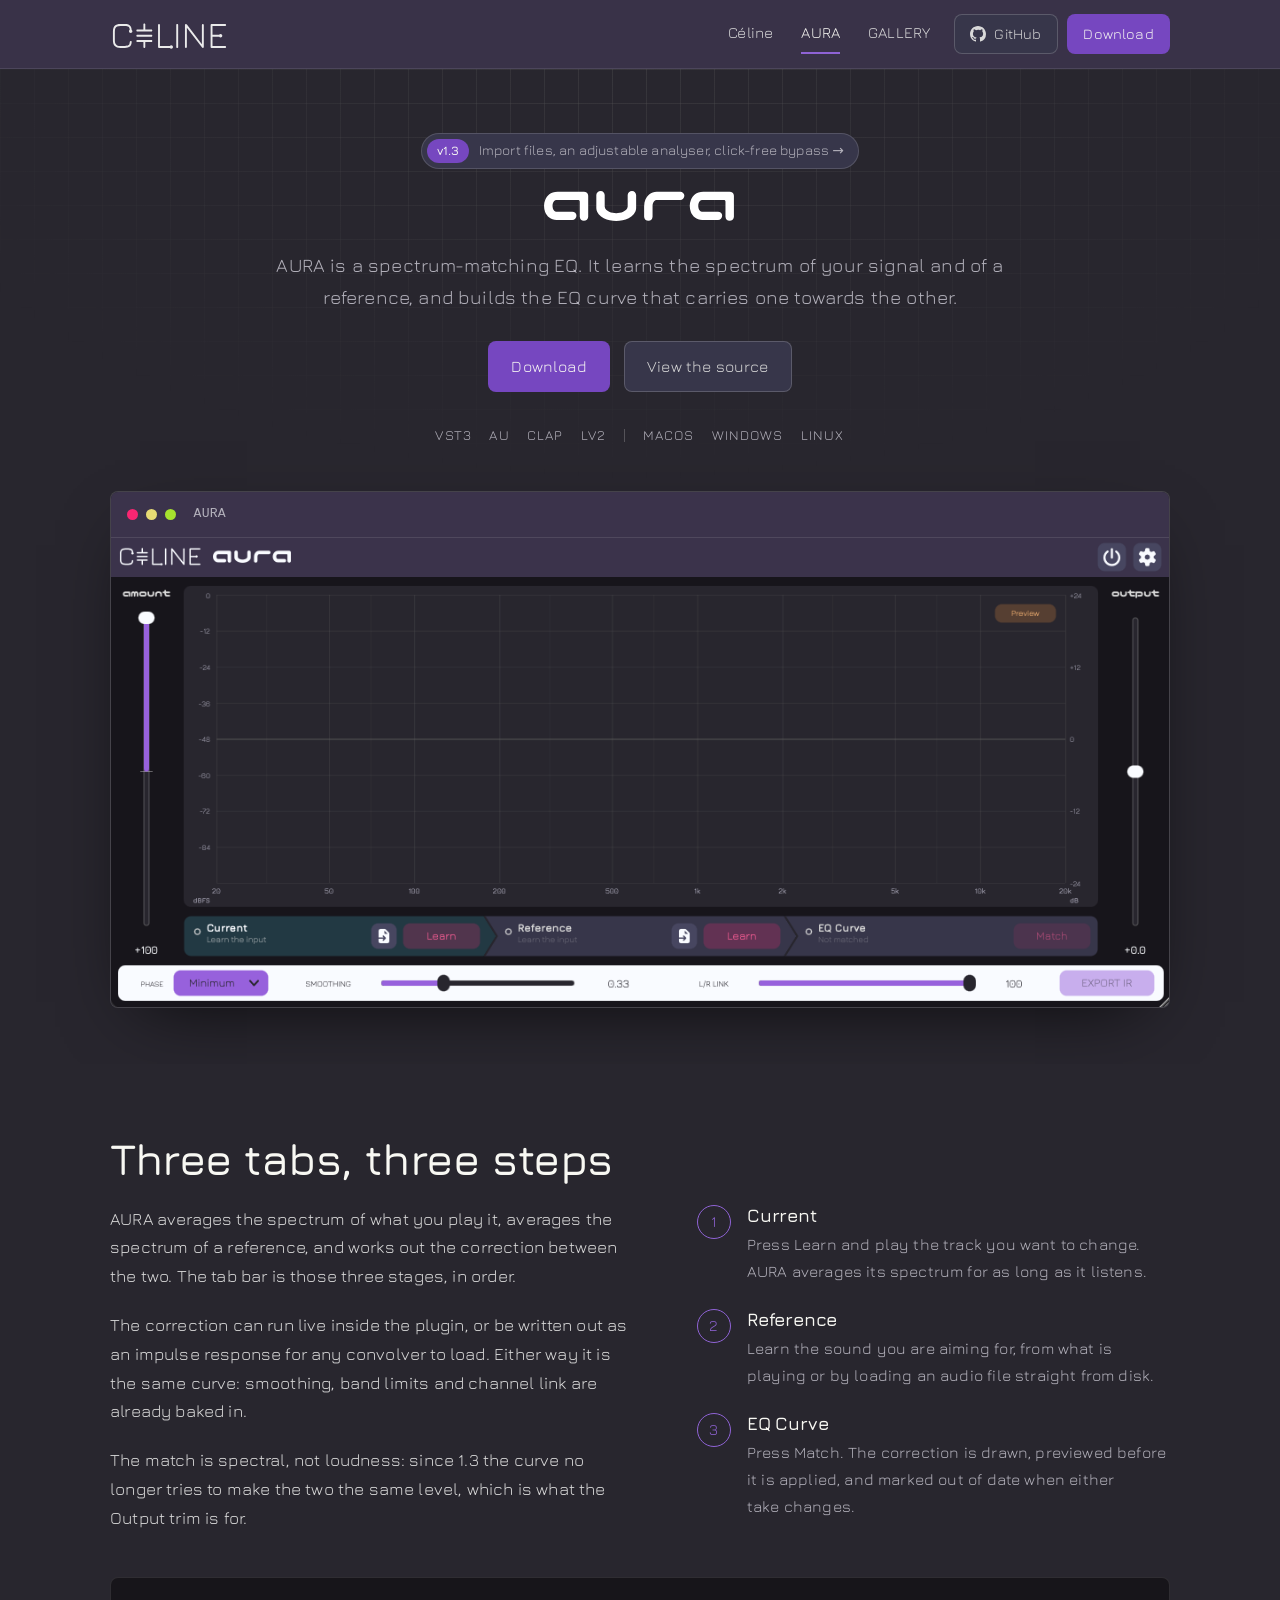
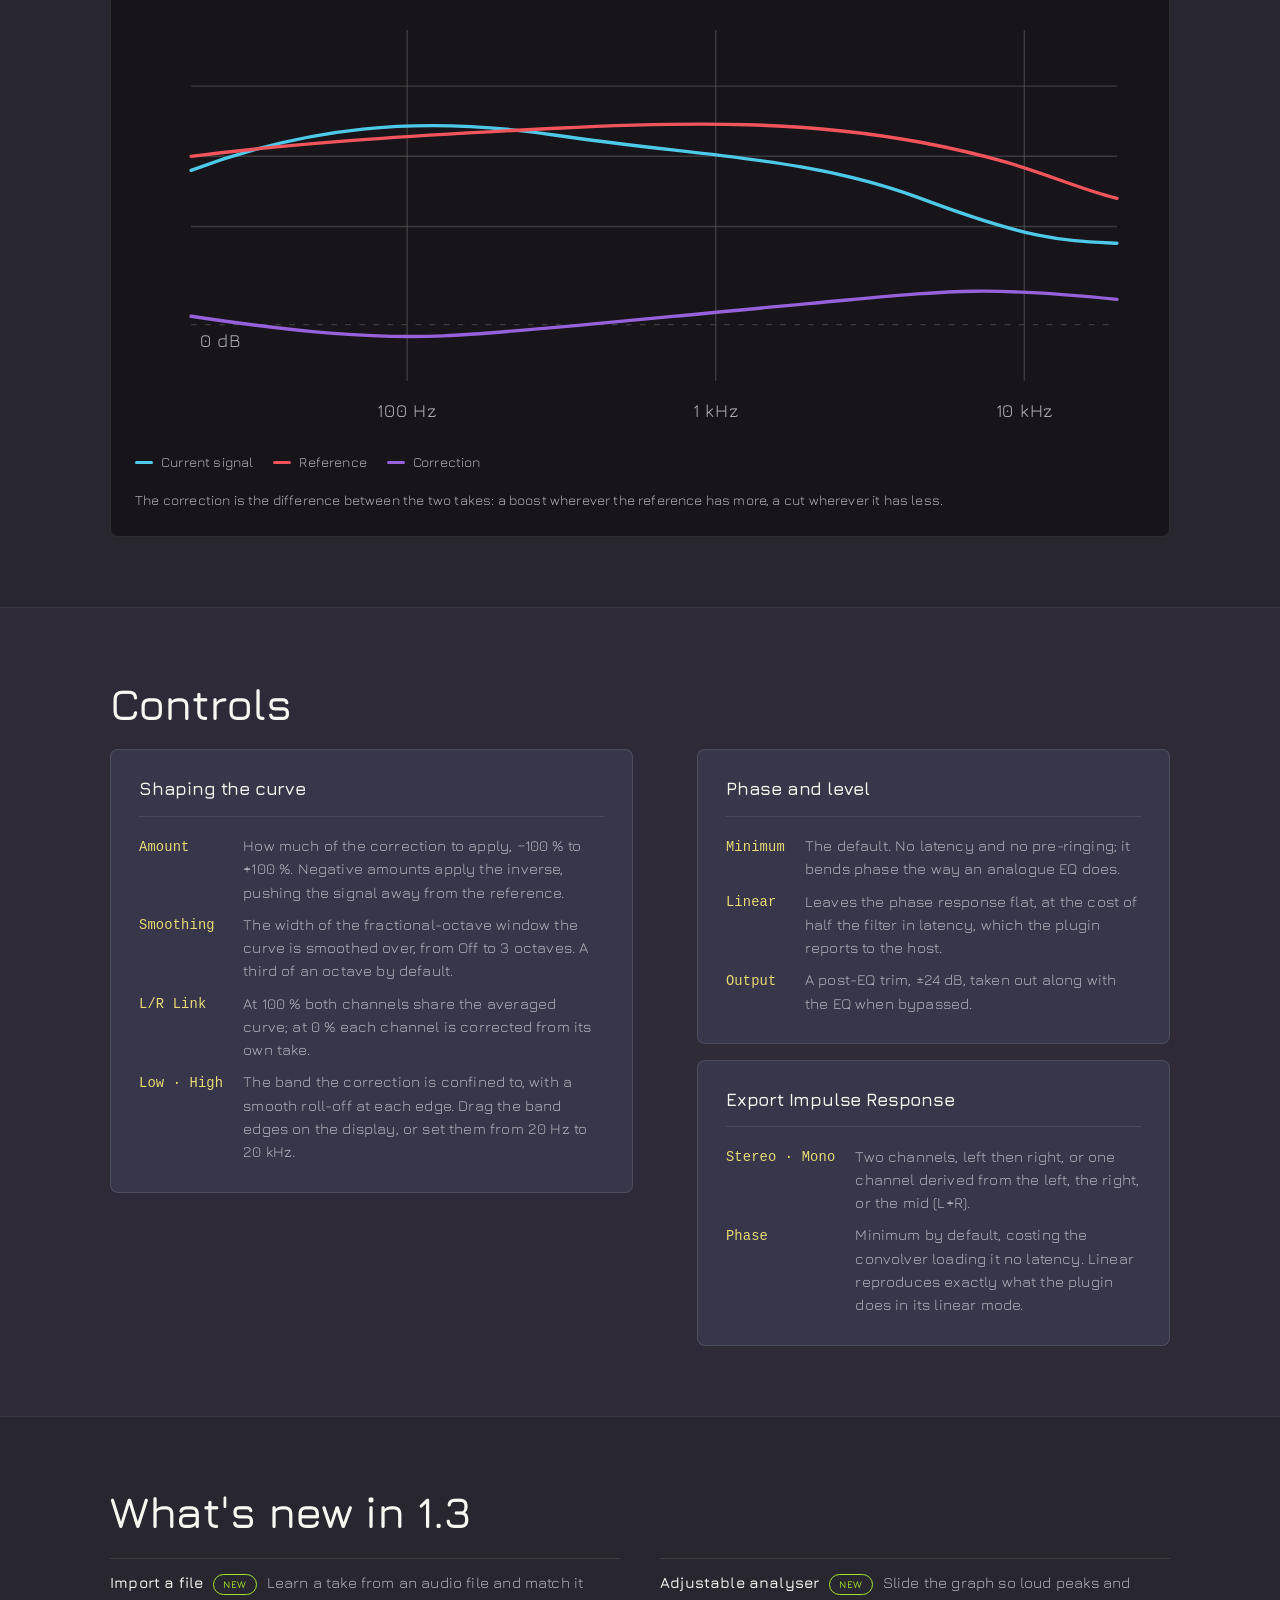
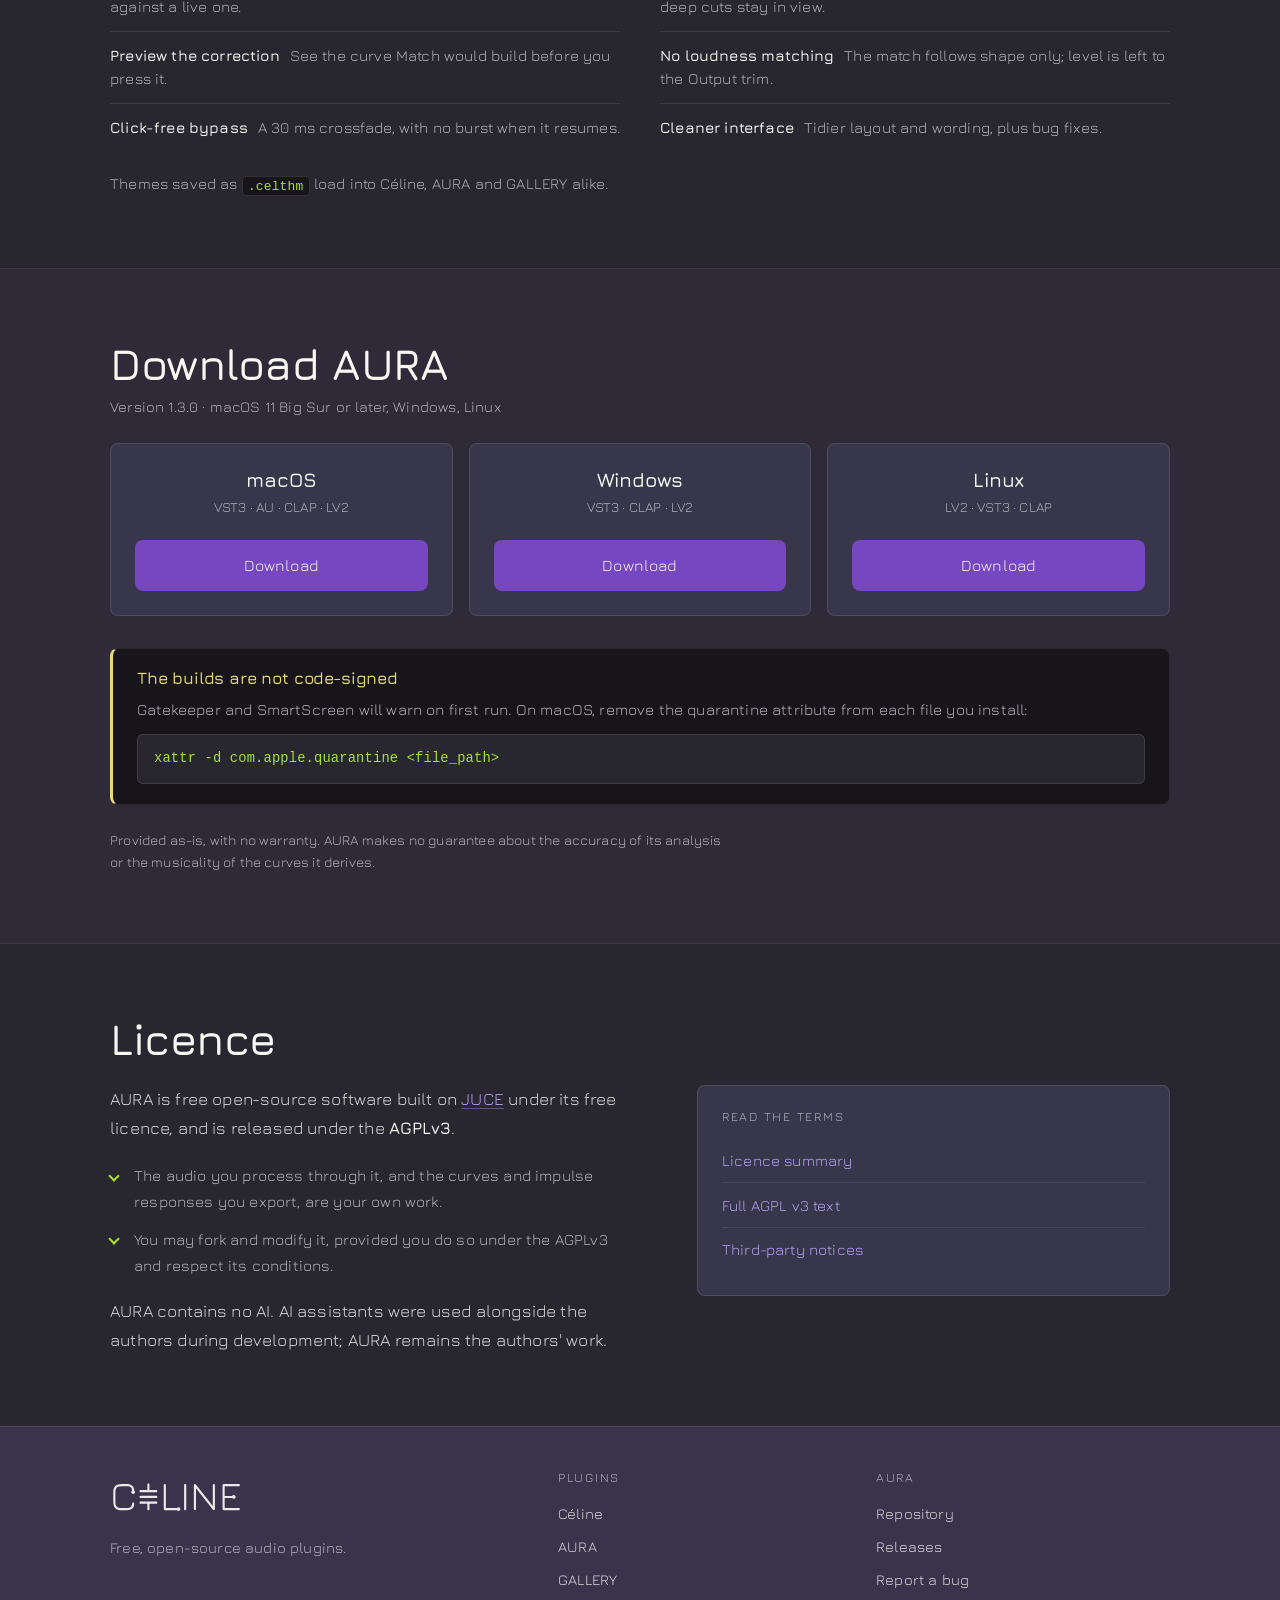
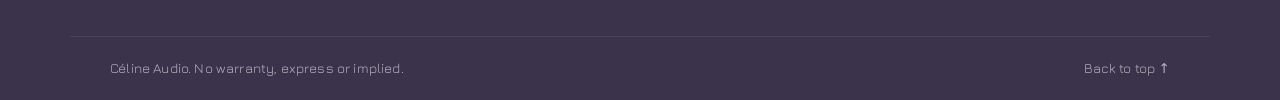
<file: aura.html>
<!DOCTYPE html>
<html lang="en">
<head>
<meta charset="utf-8">
<meta name="viewport" content="width=device-width, initial-scale=1">

<title>AURA — spectrum matching EQ</title>
<meta name="description" content="AURA learns the spectrum of your signal and of a reference, and builds the EQ curve between them. Free and open source. VST3, AU, CLAP and LV2.">
<meta name="theme-color" content="#28262e">

<meta property="og:type" content="website">
<meta property="og:title" content="AURA — learn a sound, then match it">
<meta property="og:description" content="A spectrum-matching EQ from Céline Audio. Free and open source.">
<meta property="og:image" content="https://celine-audio.github.io/CelineWebsite/assets/aura/interface.png">
<meta name="twitter:card" content="summary_large_image">

<link rel="icon" href="assets/icon.png" type="image/png">
<link rel="stylesheet" href="styles.css">
<script>document.documentElement.classList.add("js");</script>
</head>

<body>

<a class="skip" href="#main">Skip to content</a>
<span id="top"></span>


<!-- ═══════════════════════════════════════════════════════════ header ══ -->

<header class="site-header">
  <div class="wrap header-inner">

    <a class="brand" href="index.html" aria-label="Céline Audio, home">
      <img src="assets/logo.svg" alt="Céline" class="brand-mark">
    </a>

    <nav class="nav" aria-label="Main">
      <a href="index.html">Céline</a>
      <a href="aura.html" aria-current="page">AURA</a>
      <a href="gallery.html">GALLERY</a>
    </nav>

    <div class="header-actions">
      <a class="btn btn-ghost btn-sm gh" href="https://github.com/Celine-audio/AURA">
        <svg viewBox="0 0 16 16" aria-hidden="true" width="16" height="16"><path fill="currentColor" d="M8 0C3.58 0 0 3.58 0 8c0 3.54 2.29 6.53 5.47 7.59.4.07.55-.17.55-.38 0-.19-.01-.82-.01-1.49-2.01.37-2.53-.49-2.69-.94-.09-.23-.48-.94-.82-1.13-.28-.15-.68-.52-.01-.53.63-.01 1.08.58 1.23.82.72 1.21 1.87.87 2.33.66.07-.52.28-.87.51-1.07-1.78-.2-3.64-.89-3.64-3.95 0-.87.31-1.59.82-2.15-.08-.2-.36-1.02.08-2.12 0 0 .67-.21 2.2.82a7.4 7.4 0 0 1 2-.27c.68 0 1.36.09 2 .27 1.53-1.04 2.2-.82 2.2-.82.44 1.1.16 1.92.08 2.12.51.56.82 1.27.82 2.15 0 3.07-1.87 3.75-3.65 3.95.29.25.54.73.54 1.48 0 1.07-.01 1.93-.01 2.2 0 .21.15.46.55.38A8.01 8.01 0 0 0 16 8c0-4.42-3.58-8-8-8Z"/></svg>
        <span>GitHub</span>
      </a>
      <a class="btn btn-primary btn-sm" href="#download">Download</a>
    </div>

    <button class="menu-btn" id="menuBtn" aria-expanded="false" aria-controls="nav-mobile" aria-label="Menu">
      <span></span><span></span><span></span>
    </button>

  </div>

  <nav class="nav-mobile" id="nav-mobile" aria-label="Main, mobile">
    <span class="nav-label">Plugins</span>
    <a href="index.html">Céline</a>
    <a href="aura.html" aria-current="page">AURA</a>
    <a href="gallery.html">GALLERY</a>
    <a class="nav-break" href="#download">Download</a>
    <a href="https://github.com/Celine-audio/AURA">GitHub ↗</a>
  </nav>
</header>


<main id="main">

<!-- ═════════════════════════════════════════════════════════════ hero ══ -->

<section class="hero">
  <div class="grid-bg" aria-hidden="true"></div>

  <div class="wrap hero-inner">
    <a class="release" href="#new"><b>v1.3</b> Import files, an adjustable analyser, click-free bypass →</a>

    <h1><img class="product-mark is-aura" src="assets/aura/wordmark.svg" alt="AURA"></h1>

    <p class="hero-sub">
      AURA is a spectrum-matching EQ. It learns the spectrum of your signal and of a
      reference, and builds the EQ curve that carries one towards the other.
    </p>

    <div class="cta-row">
      <a class="btn btn-primary" href="#download">Download</a>
      <a class="btn btn-ghost" href="https://github.com/Celine-audio/AURA">View the source</a>
    </div>

    <ul class="format-strip" aria-label="Available formats">
      <li>VST3</li><li>AU</li><li>CLAP</li><li>LV2</li>
      <li class="sep" aria-hidden="true"></li>
      <li>macOS</li><li>Windows</li><li>Linux</li>
    </ul>
  </div>

  <div class="wrap">
    <figure class="sheet">
      <div class="sheet-chrome" aria-hidden="true">
        <span class="tl-dot r"></span><span class="tl-dot y"></span><span class="tl-dot g"></span>
        <span class="sheet-title">AURA</span>
      </div>
      <img src="assets/aura/interface.png" width="1194" height="529"
           alt="The AURA window: the Amount and Output faders either side of the spectrum display, the Current, Reference and EQ Curve stages beneath it with their Learn and Match buttons, and Phase, Smoothing, L/R Link and Export IR along the bottom.">
    </figure>
  </div>
</section>


<!-- ══════════════════════════════════════════════════════════════ how ══ -->

<section id="how" class="section">
  <div class="wrap">

    <h2 class="section-title">Three tabs, three steps</h2>

    <div class="two-col">
      <div class="prose">
        <p>
          AURA averages the spectrum of what you play it, averages the spectrum of a
          reference, and works out the correction between the two. The tab bar is those
          three stages, in order.
        </p>
        <p>
          The correction can run live inside the plugin, or be written out as an impulse
          response for any convolver to load. Either way it is the same curve: smoothing,
          band limits and channel link are already baked in.
        </p>
        <p>
          The match is spectral, not loudness: since 1.3 the curve no longer tries to make
          the two the same level, which is what the Output trim is for.
        </p>
      </div>

      <ol class="steps">
        <li>
          <span class="step-n">1</span>
          <h3>Current</h3>
          <p>Press Learn and play the track you want to change. AURA averages its spectrum for as long as it listens.</p>
        </li>
        <li>
          <span class="step-n">2</span>
          <h3>Reference</h3>
          <p>Learn the sound you are aiming for, from what is playing or by loading an audio file straight from disk.</p>
        </li>
        <li>
          <span class="step-n">3</span>
          <h3>EQ Curve</h3>
          <p>Press Match. The correction is drawn, previewed before it is applied, and marked out of date when either take changes.</p>
        </li>
      </ol>
    </div>

    <figure class="figure" style="margin-top: clamp(1.75rem, 4vw, 2.75rem)">
      <svg viewBox="0 0 720 310" role="img" aria-label="Two averaged spectra, the current signal in blue and the reference in red, and below them the violet correction curve: the difference between the two, boosting where the reference is brighter.">
        <g class="grid-line">
          <path d="M194 20 V270 M414 20 V270 M634 20 V270"/>
          <path d="M40 60 H700 M40 110 H700 M40 160 H700"/>
        </g>
        <path d="M40 230 H700" class="grid-line" stroke-dasharray="4 6"/>

        <path class="curve c-current"   d="M40 120 C120 90, 200 80, 300 95 S480 110, 560 140 S660 170, 700 172"/>
        <path class="curve c-reference" d="M40 110 C120 100, 200 95, 300 90 S480 85, 560 100 S660 130, 700 140"/>
        <path class="curve c-correction" d="M40 224 C120 236, 170 240, 220 238 S380 224, 480 215 S600 202, 700 212"/>

        <text x="46" y="246">0 dB</text>
        <text x="194" y="296" text-anchor="middle">100 Hz</text>
        <text x="414" y="296" text-anchor="middle">1 kHz</text>
        <text x="634" y="296" text-anchor="middle">10 kHz</text>
      </svg>
      <ul class="legend">
        <li class="c-current">Current signal</li>
        <li class="c-reference">Reference</li>
        <li class="c-correction">Correction</li>
      </ul>
      <figcaption>
        The correction is the difference between the two takes: a boost wherever the reference
        has more, a cut wherever it has less.
      </figcaption>
    </figure>

  </div>
</section>


<!-- ═════════════════════════════════════════════════════════ controls ══ -->

<section id="controls" class="section alt">
  <div class="wrap">

    <h2 class="section-title">Controls</h2>
    <div class="two-col">
      <div>
        <div class="spec">
          <h3>Shaping the curve</h3>
          <dl class="models">
            <dt>Amount</dt>
            <dd>How much of the correction to apply, −100 % to +100 %. Negative amounts apply the inverse, pushing the signal away from the reference.</dd>
            <dt>Smoothing</dt>
            <dd>The width of the fractional-octave window the curve is smoothed over, from Off to 3 octaves. A third of an octave by default.</dd>
            <dt>L/R Link</dt>
            <dd>At 100 % both channels share the averaged curve; at 0 % each channel is corrected from its own take.</dd>
            <dt>Low · High</dt>
            <dd>The band the correction is confined to, with a smooth roll-off at each edge. Drag the band edges on the display, or set them from 20 Hz to 20 kHz.</dd>
          </dl>
        </div>
      </div>

      <div>
        <div class="spec">
          <h3>Phase and level</h3>
          <dl class="models">
            <dt>Minimum</dt>
            <dd>The default. No latency and no pre-ringing; it bends phase the way an analogue EQ does.</dd>
            <dt>Linear</dt>
            <dd>Leaves the phase response flat, at the cost of half the filter in latency, which the plugin reports to the host.</dd>
            <dt>Output</dt>
            <dd>A post-EQ trim, ±24 dB, taken out along with the EQ when bypassed.</dd>
          </dl>
        </div>

        <div class="spec">
          <h3>Export Impulse Response</h3>
          <dl class="models">
            <dt>Stereo · Mono</dt>
            <dd>Two channels, left then right, or one channel derived from the left, the right, or the mid (L+R).</dd>
            <dt>Phase</dt>
            <dd>Minimum by default, costing the convolver loading it no latency. Linear reproduces exactly what the plugin does in its linear mode.</dd>
          </dl>
        </div>
      </div>
    </div>

  </div>
</section>


<!-- ══════════════════════════════════════════════════════════════ new ══ -->

<section id="new" class="section">
  <div class="wrap">

    <h2 class="section-title">What's new in 1.3</h2>

    <ul class="changes">
      <li><strong>Import a file</strong> <span class="badge">New</span>
        Learn a take from an audio file and match it against a live one.</li>
      <li><strong>Adjustable analyser</strong> <span class="badge">New</span>
        Slide the graph so loud peaks and deep cuts stay in view.</li>
      <li><strong>Preview the correction</strong>
        See the curve Match would build before you press it.</li>
      <li><strong>No loudness matching</strong>
        The match follows shape only; level is left to the Output trim.</li>
      <li><strong>Click-free bypass</strong>
        A 30 ms crossfade, with no burst when it resumes.</li>
      <li><strong>Cleaner interface</strong>
        Tidier layout and wording, plus bug fixes.</li>
    </ul>

    <p class="note">
      Themes saved as <code>.celthm</code> load into Céline, AURA and GALLERY alike.
    </p>

  </div>
</section>


<!-- ═════════════════════════════════════════════════════════ download ══ -->

<section id="download" class="section alt">
  <div class="wrap">

    <h2 class="section-title">Download AURA</h2>
    <p class="dl-ver">Version 1.3.0 · macOS 11 Big Sur or later, Windows, Linux</p>

    <div class="dl-grid">
      <article class="dl">
        <h3>macOS</h3>
        <p class="dl-formats">VST3 · AU · CLAP · LV2</p>
        <a class="btn btn-primary btn-block" href="https://github.com/Celine-audio/AURA/releases/latest">Download</a>
      </article>
      <article class="dl">
        <h3>Windows</h3>
        <p class="dl-formats">VST3 · CLAP · LV2</p>
        <a class="btn btn-primary btn-block" href="https://github.com/Celine-audio/AURA/releases/latest">Download</a>
      </article>
      <article class="dl">
        <h3>Linux</h3>
        <p class="dl-formats">LV2 · VST3 · CLAP</p>
        <a class="btn btn-primary btn-block" href="https://github.com/Celine-audio/AURA/releases/latest">Download</a>
      </article>
    </div>

    <div class="callout">
      <h3>The builds are not code-signed</h3>
      <p>
        Gatekeeper and SmartScreen will warn on first run. On macOS, remove the quarantine
        attribute from each file you install:
      </p>
      <pre class="cmd">xattr -d com.apple.quarantine &lt;file_path&gt;</pre>
    </div>

    <p class="fine">
      Provided as-is, with no warranty. AURA makes no guarantee about the accuracy of its
      analysis or the musicality of the curves it derives.
    </p>

  </div>
</section>


<!-- ══════════════════════════════════════════════════════════ licence ══ -->

<section id="licence" class="section">
  <div class="wrap">

    <h2 class="section-title">Licence</h2>

    <div class="two-col">
      <div class="prose">
        <p>
          AURA is free open-source software built on <a href="https://juce.com">JUCE</a> under
          its free licence, and is released under the <strong>AGPLv3</strong>.
        </p>
        <ul class="ticks">
          <li>The audio you process through it, and the curves and impulse responses you export, are your own work.</li>
          <li>You may fork and modify it, provided you do so under the AGPLv3 and respect its conditions.</li>
        </ul>
        <p>
          AURA contains no AI. AI assistants were used alongside the authors during development;
          AURA remains the authors' work.
        </p>
      </div>

      <aside class="licence-links">
        <h3>Read the terms</h3>
        <a href="https://github.com/Celine-audio/AURA/blob/main/LICENSE">Licence summary</a>
        <a href="https://github.com/Celine-audio/AURA/blob/main/COPYING">Full AGPL v3 text</a>
        <a href="https://github.com/Celine-audio/AURA/blob/main/THIRD-PARTY-NOTICES">Third-party notices</a>
      </aside>
    </div>

  </div>
</section>

</main>


<!-- ═══════════════════════════════════════════════════════════ footer ══ -->

<footer class="site-footer">
  <div class="wrap footer-inner">

    <div class="footer-brand">
      <img src="assets/logo.svg" alt="Céline" class="brand-mark">
      <p>Free, open-source audio plugins.</p>
    </div>

    <nav class="footer-links" aria-label="Footer">
      <div>
        <h4>Plugins</h4>
        <a href="index.html">Céline</a>
        <a href="aura.html">AURA</a>
        <a href="gallery.html">GALLERY</a>
      </div>
      <div>
        <h4>AURA</h4>
        <a href="https://github.com/Celine-audio/AURA">Repository</a>
        <a href="https://github.com/Celine-audio/AURA/releases">Releases</a>
        <a href="https://github.com/Celine-audio/AURA/issues">Report a bug</a>
      </div>
    </nav>

  </div>

  <div class="wrap footer-base">
    <p>Céline Audio. No warranty, express or implied.</p>
    <p><a href="#top">Back to top ↑</a></p>
  </div>
</footer>

<script src="main.js"></script>
</body>
</html>
</file>
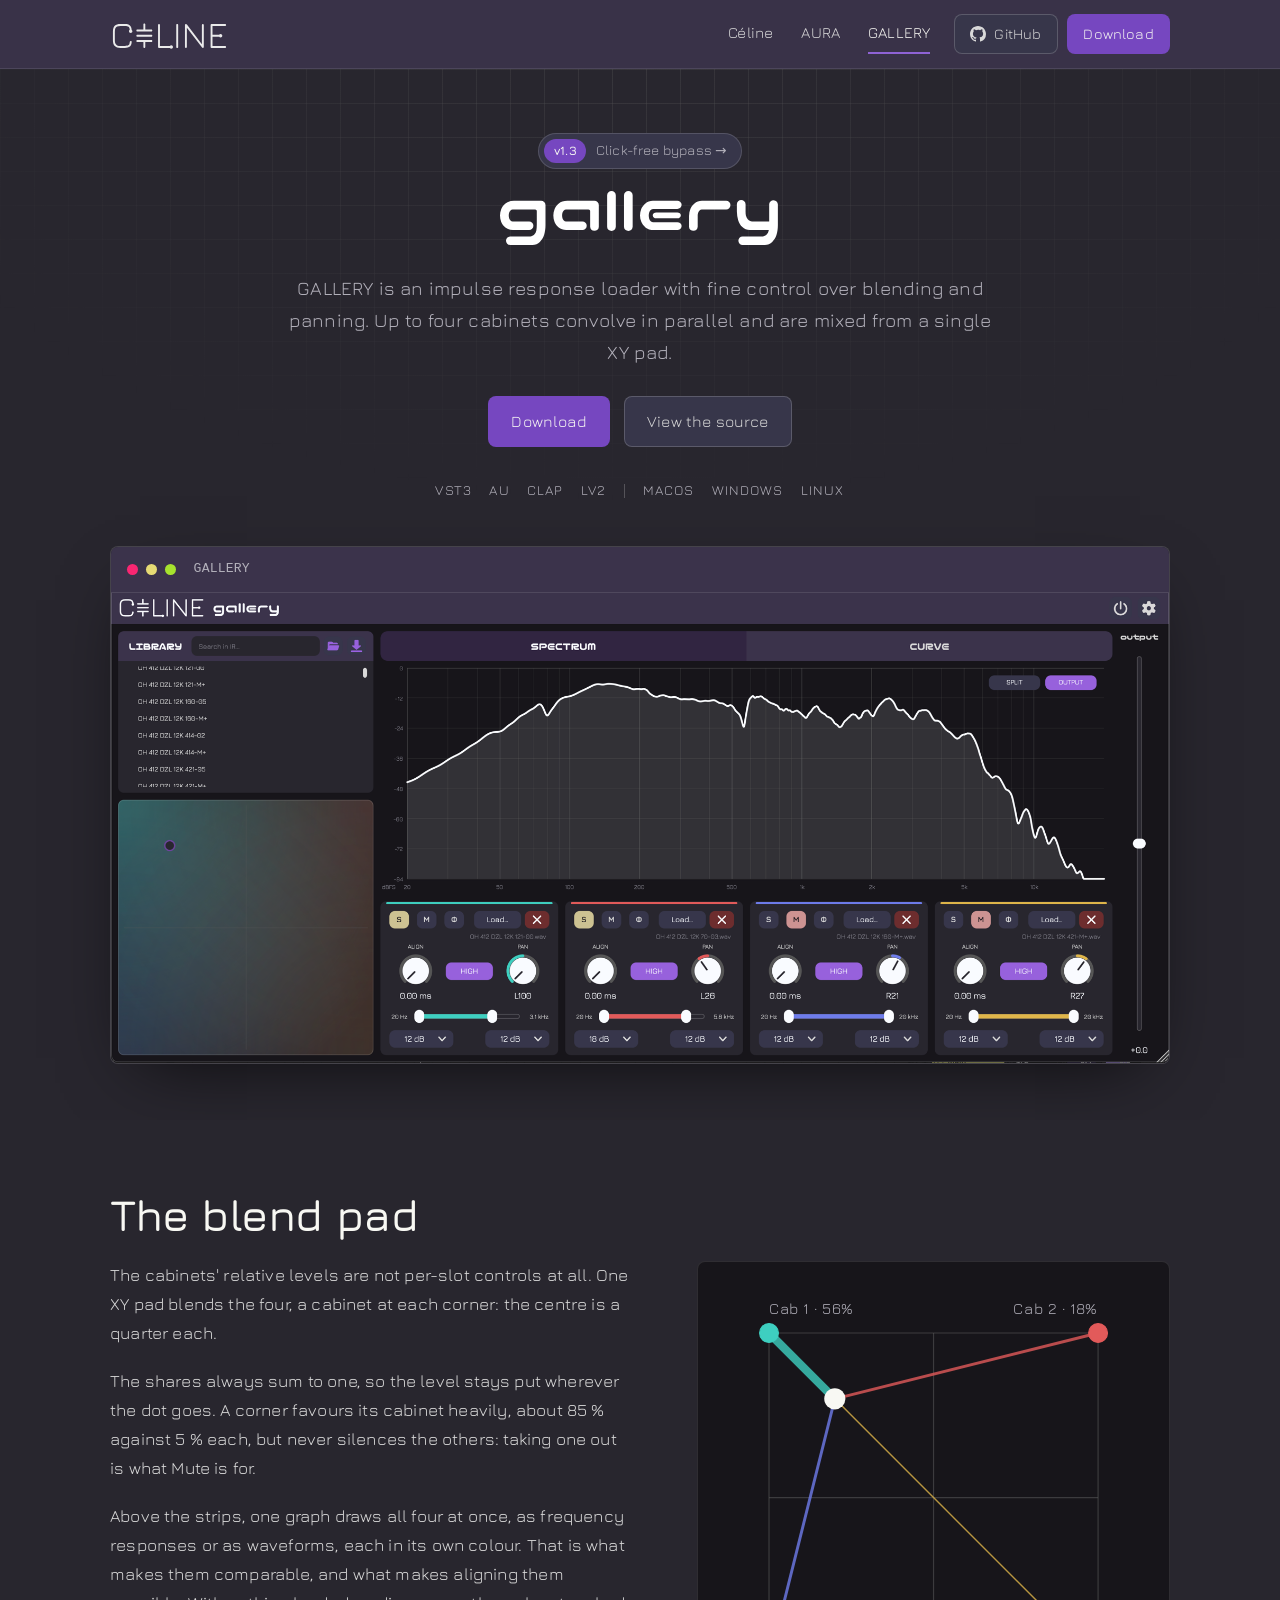
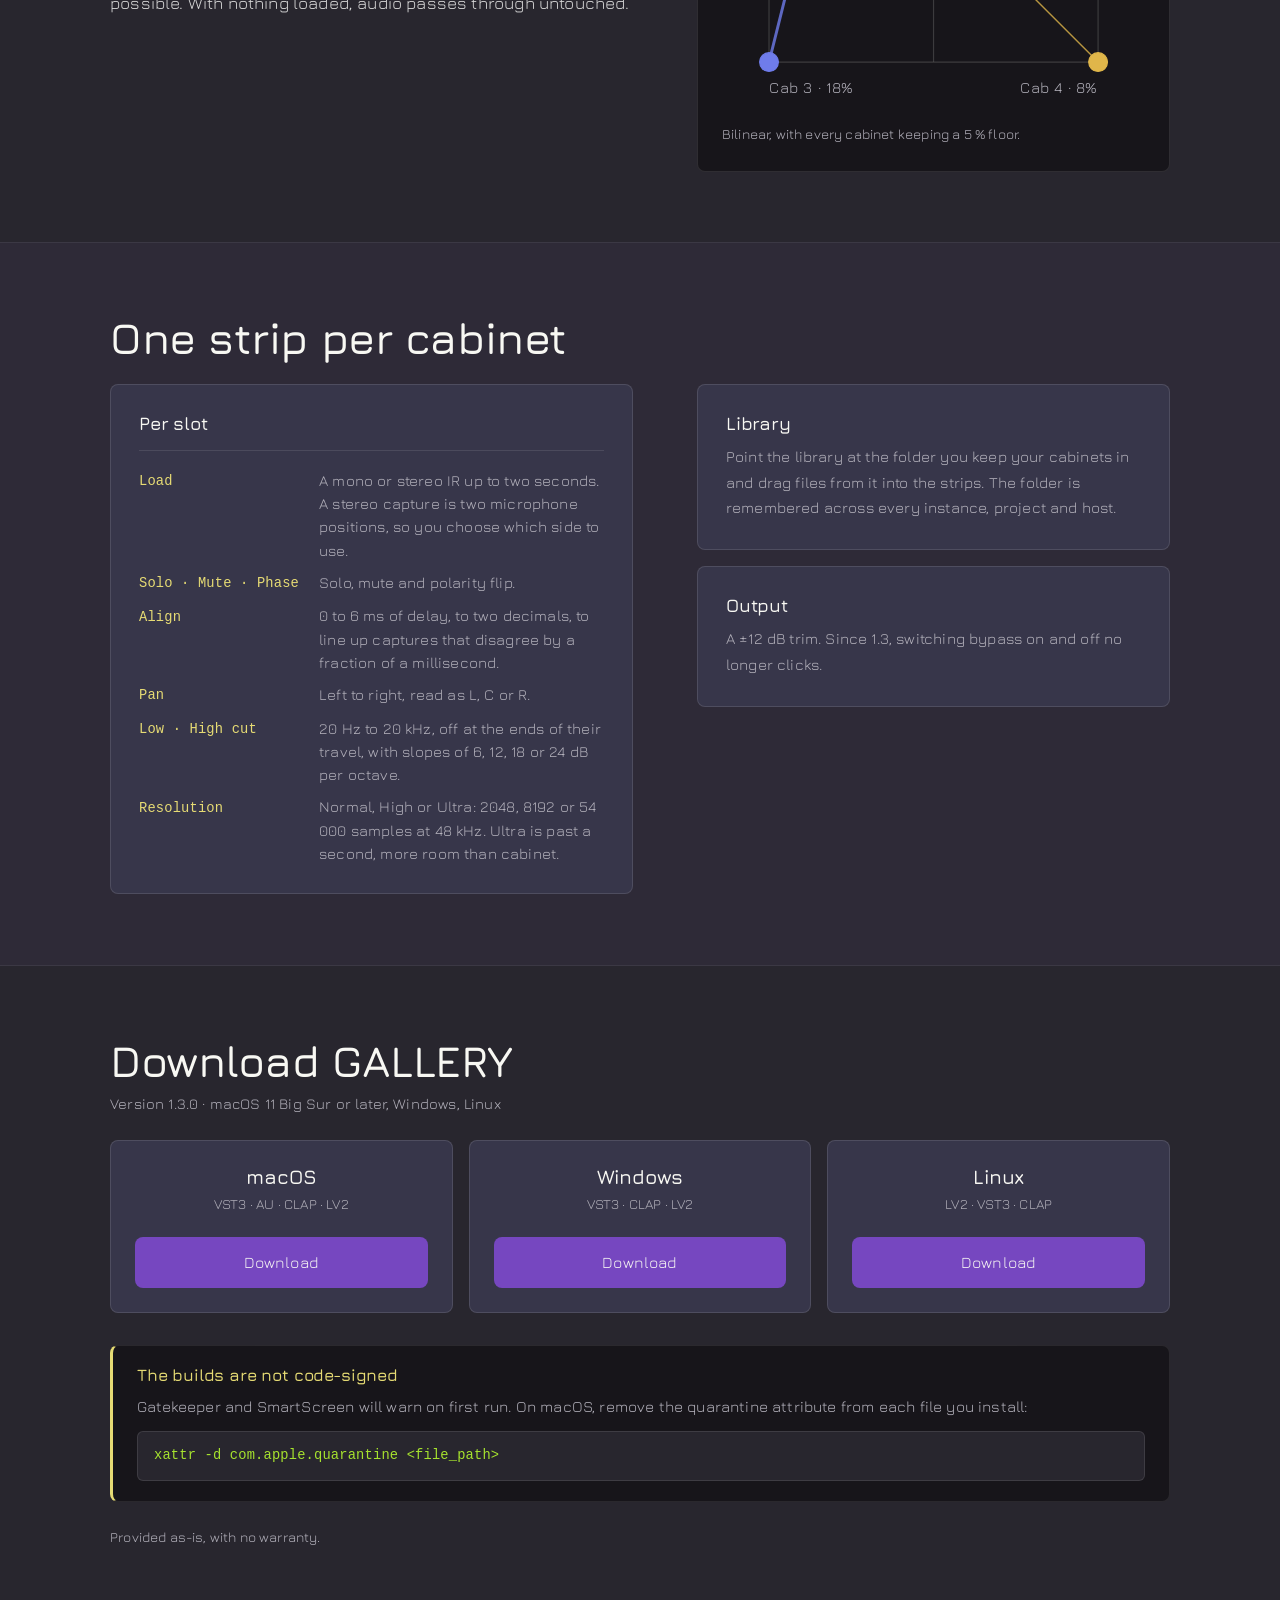
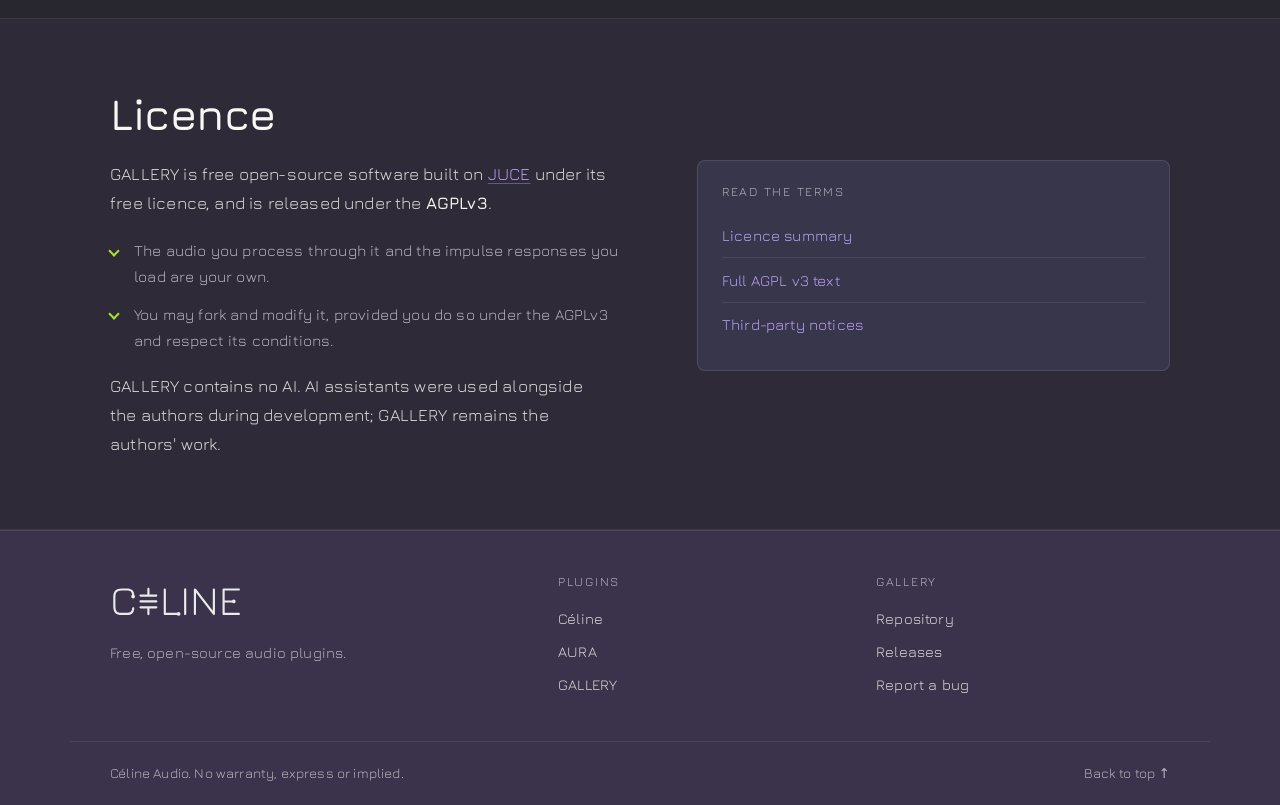
<file: gallery.html>
<!DOCTYPE html>
<html lang="en">
<head>
<meta charset="utf-8">
<meta name="viewport" content="width=device-width, initial-scale=1">

<title>GALLERY — four-slot cabinet loader</title>
<meta name="description" content="GALLERY loads up to four cabinet impulse responses and blends them from one XY pad. Free and open source. VST3, AU, CLAP and LV2.">
<meta name="theme-color" content="#28262e">

<meta property="og:type" content="website">
<meta property="og:title" content="GALLERY — four cabinets, one pad">
<meta property="og:description" content="A cabinet IR loader from Céline Audio. Free and open source.">
<meta property="og:image" content="https://celine-audio.github.io/CelineWebsite/assets/gallery/interface.png">
<meta name="twitter:card" content="summary_large_image">

<link rel="icon" href="assets/icon.png" type="image/png">
<link rel="stylesheet" href="styles.css">
<script>document.documentElement.classList.add("js");</script>
</head>

<body>

<a class="skip" href="#main">Skip to content</a>
<span id="top"></span>


<!-- ═══════════════════════════════════════════════════════════ header ══ -->

<header class="site-header">
  <div class="wrap header-inner">

    <a class="brand" href="index.html" aria-label="Céline Audio, home">
      <img src="assets/logo.svg" alt="Céline" class="brand-mark">
    </a>

    <nav class="nav" aria-label="Main">
      <a href="index.html">Céline</a>
      <a href="aura.html">AURA</a>
      <a href="gallery.html" aria-current="page">GALLERY</a>
    </nav>

    <div class="header-actions">
      <a class="btn btn-ghost btn-sm gh" href="https://github.com/Celine-audio/GALLERY">
        <svg viewBox="0 0 16 16" aria-hidden="true" width="16" height="16"><path fill="currentColor" d="M8 0C3.58 0 0 3.58 0 8c0 3.54 2.29 6.53 5.47 7.59.4.07.55-.17.55-.38 0-.19-.01-.82-.01-1.49-2.01.37-2.53-.49-2.69-.94-.09-.23-.48-.94-.82-1.13-.28-.15-.68-.52-.01-.53.63-.01 1.08.58 1.23.82.72 1.21 1.87.87 2.33.66.07-.52.28-.87.51-1.07-1.78-.2-3.64-.89-3.64-3.95 0-.87.31-1.59.82-2.15-.08-.2-.36-1.02.08-2.12 0 0 .67-.21 2.2.82a7.4 7.4 0 0 1 2-.27c.68 0 1.36.09 2 .27 1.53-1.04 2.2-.82 2.2-.82.44 1.1.16 1.92.08 2.12.51.56.82 1.27.82 2.15 0 3.07-1.87 3.75-3.65 3.95.29.25.54.73.54 1.48 0 1.07-.01 1.93-.01 2.2 0 .21.15.46.55.38A8.01 8.01 0 0 0 16 8c0-4.42-3.58-8-8-8Z"/></svg>
        <span>GitHub</span>
      </a>
      <a class="btn btn-primary btn-sm" href="#download">Download</a>
    </div>

    <button class="menu-btn" id="menuBtn" aria-expanded="false" aria-controls="nav-mobile" aria-label="Menu">
      <span></span><span></span><span></span>
    </button>

  </div>

  <nav class="nav-mobile" id="nav-mobile" aria-label="Main, mobile">
    <span class="nav-label">Plugins</span>
    <a href="index.html">Céline</a>
    <a href="aura.html">AURA</a>
    <a href="gallery.html" aria-current="page">GALLERY</a>
    <a class="nav-break" href="#download">Download</a>
    <a href="https://github.com/Celine-audio/GALLERY">GitHub ↗</a>
  </nav>
</header>


<main id="main">

<section class="hero">
  <div class="grid-bg" aria-hidden="true"></div>
  <div class="wrap hero-inner">
    <a class="release" href="#download"><b>v1.3</b> Click-free bypass →</a>
    <h1><img class="product-mark is-gallery" src="assets/gallery/wordmark.svg" alt="GALLERY"></h1>
    <p class="hero-sub">
      GALLERY is an impulse response loader with fine control over blending and panning.
      Up to four cabinets convolve in parallel and are mixed from a single XY pad.
    </p>
    <div class="cta-row">
      <a class="btn btn-primary" href="#download">Download</a>
      <a class="btn btn-ghost" href="https://github.com/Celine-audio/GALLERY">View the source</a>
    </div>
    <ul class="format-strip" aria-label="Available formats">
      <li>VST3</li><li>AU</li><li>CLAP</li><li>LV2</li>
      <li class="sep" aria-hidden="true"></li>
      <li>macOS</li><li>Windows</li><li>Linux</li>
    </ul>
  </div>
  <div class="wrap">
    <figure class="sheet">
      <div class="sheet-chrome" aria-hidden="true">
        <span class="tl-dot r"></span><span class="tl-dot y"></span><span class="tl-dot g"></span>
        <span class="sheet-title">GALLERY</span>
      </div>
      <img src="assets/gallery/interface.png" width="2000" height="888"
           alt="The GALLERY window: four cabinet strips, the shared response graph above them and the blend pad.">
    </figure>
  </div>
</section>

<section id="blend" class="section">
  <div class="wrap">
    <h2 class="section-title">The blend pad</h2>
    <div class="two-col">
      <div class="prose">
        <p>
          The cabinets' relative levels are not per-slot controls at all. One XY pad blends the
          four, a cabinet at each corner: the centre is a quarter each.
        </p>
        <p>
          The shares always sum to one, so the level stays put wherever the dot goes. A corner
          favours its cabinet heavily, about 85 % against 5 % each, but never silences the
          others: taking one out is what Mute is for.
        </p>
        <p>
          Above the strips, one graph draws all four at once, as frequency responses or as
          waveforms, each in its own colour. That is what makes them comparable, and what
          makes aligning them possible. With nothing loaded, audio passes through untouched.
        </p>
      </div>
      <figure class="figure">
        <svg viewBox="0 0 360 360" role="img" aria-label="The blend pad with the dot near cabinet 1: shares of 56, 18, 18 and 8 percent.">
          <rect x="40" y="40" width="280" height="280" rx="8" fill="none" class="grid-line"/>
          <path class="grid-line" d="M180 40 V320 M40 180 H320"/>
          <g stroke-linecap="round" opacity="0.8">
            <path class="c-cab-1" d="M96 96 L40 40" stroke-width="7"/>
            <path class="c-cab-2" d="M96 96 L320 40" stroke-width="2.5"/>
            <path class="c-cab-3" d="M96 96 L40 320" stroke-width="2.5"/>
            <path class="c-cab-4" d="M96 96 L320 320" stroke-width="1.2"/>
          </g>
          <circle class="c-cab-1" cx="40" cy="40" r="8"/><circle class="c-cab-2" cx="320" cy="40" r="8"/>
          <circle class="c-cab-3" cx="40" cy="320" r="8"/><circle class="c-cab-4" cx="320" cy="320" r="8"/>
          <circle cx="96" cy="96" r="9" fill="var(--text)"/>
          <text x="40" y="24">Cab 1 · 56%</text><text x="320" y="24" text-anchor="end">Cab 2 · 18%</text>
          <text x="40" y="346">Cab 3 · 18%</text><text x="320" y="346" text-anchor="end">Cab 4 · 8%</text>
        </svg>
        <figcaption>Bilinear, with every cabinet keeping a 5 % floor.</figcaption>
      </figure>
    </div>
  </div>
</section>

<section id="strips" class="section alt">
  <div class="wrap">
    <h2 class="section-title">One strip per cabinet</h2>
    <div class="two-col">
      <div class="spec">
        <h3>Per slot</h3>
        <dl class="models">
          <dt>Load</dt><dd>A mono or stereo IR up to two seconds. A stereo capture is two microphone positions, so you choose which side to use.</dd>
          <dt>Solo · Mute · Phase</dt><dd>Solo, mute and polarity flip.</dd>
          <dt>Align</dt><dd>0 to 6 ms of delay, to two decimals, to line up captures that disagree by a fraction of a millisecond.</dd>
          <dt>Pan</dt><dd>Left to right, read as L, C or R.</dd>
          <dt>Low · High cut</dt><dd>20 Hz to 20 kHz, off at the ends of their travel, with slopes of 6, 12, 18 or 24 dB per octave.</dd>
          <dt>Resolution</dt><dd>Normal, High or Ultra: 2048, 8192 or 54 000 samples at 48 kHz. Ultra is past a second, more room than cabinet.</dd>
        </dl>
      </div>
      <div>
        <div class="spec">
          <h3>Library</h3>
          <p>Point the library at the folder you keep your cabinets in and drag files from it into the strips. The folder is remembered across every instance, project and host.</p>
        </div>
        <div class="spec">
          <h3>Output</h3>
          <p>A ±12 dB trim. Since 1.3, switching bypass on and off no longer clicks.</p>
        </div>
      </div>
    </div>
  </div>
</section>

<section id="download" class="section">
  <div class="wrap">
    <h2 class="section-title">Download GALLERY</h2>
    <p class="dl-ver">Version 1.3.0 · macOS 11 Big Sur or later, Windows, Linux</p>
    <div class="dl-grid">
      <article class="dl"><h3>macOS</h3><p class="dl-formats">VST3 · AU · CLAP · LV2</p><a class="btn btn-primary btn-block" href="https://github.com/Celine-audio/GALLERY/releases/latest">Download</a></article>
      <article class="dl"><h3>Windows</h3><p class="dl-formats">VST3 · CLAP · LV2</p><a class="btn btn-primary btn-block" href="https://github.com/Celine-audio/GALLERY/releases/latest">Download</a></article>
      <article class="dl"><h3>Linux</h3><p class="dl-formats">LV2 · VST3 · CLAP</p><a class="btn btn-primary btn-block" href="https://github.com/Celine-audio/GALLERY/releases/latest">Download</a></article>
    </div>
    <div class="callout">
      <h3>The builds are not code-signed</h3>
      <p>Gatekeeper and SmartScreen will warn on first run. On macOS, remove the quarantine attribute from each file you install:</p>
      <pre class="cmd">xattr -d com.apple.quarantine &lt;file_path&gt;</pre>
    </div>
    <p class="fine">Provided as-is, with no warranty.</p>
  </div>
</section>

<section id="licence" class="section alt">
  <div class="wrap">

    <h2 class="section-title">Licence</h2>

    <div class="two-col">
      <div class="prose">
        <p>
          GALLERY is free open-source software built on <a href="https://juce.com">JUCE</a> under
          its free licence, and is released under the <strong>AGPLv3</strong>.
        </p>
        <ul class="ticks">
          <li>The audio you process through it and the impulse responses you load are your own.</li>
          <li>You may fork and modify it, provided you do so under the AGPLv3 and respect its conditions.</li>
        </ul>
        <p>
          GALLERY contains no AI. AI assistants were used alongside the authors during development;
          GALLERY remains the authors' work.
        </p>
      </div>

      <aside class="licence-links">
        <h3>Read the terms</h3>
        <a href="https://github.com/Celine-audio/GALLERY/blob/main/LICENSE">Licence summary</a>
        <a href="https://github.com/Celine-audio/GALLERY/blob/main/COPYING">Full AGPL v3 text</a>
        <a href="https://github.com/Celine-audio/GALLERY/blob/main/THIRD-PARTY-NOTICES">Third-party notices</a>
      </aside>
    </div>

  </div>
</section>

</main>


<!-- ═══════════════════════════════════════════════════════════ footer ══ -->

<footer class="site-footer">
  <div class="wrap footer-inner">

    <div class="footer-brand">
      <img src="assets/logo.svg" alt="Céline" class="brand-mark">
      <p>Free, open-source audio plugins.</p>
    </div>

    <nav class="footer-links" aria-label="Footer">
      <div>
        <h4>Plugins</h4>
        <a href="index.html">Céline</a>
        <a href="aura.html">AURA</a>
        <a href="gallery.html">GALLERY</a>
      </div>
      <div>
        <h4>GALLERY</h4>
        <a href="https://github.com/Celine-audio/GALLERY">Repository</a>
        <a href="https://github.com/Celine-audio/GALLERY/releases">Releases</a>
        <a href="https://github.com/Celine-audio/GALLERY/issues">Report a bug</a>
      </div>
    </nav>

  </div>

  <div class="wrap footer-base">
    <p>Céline Audio. No warranty, express or implied.</p>
    <p><a href="#top">Back to top ↑</a></p>
  </div>
</footer>

<script src="main.js"></script>
</body>
</html>
</file>
<file: styles.css>
/* ═══════════════════════════════════════════════════════════════════════
   Céline — site styles

   The palette is lifted verbatim from source/UI/Theme.h so the page and the
   plugin cannot drift apart. Same rule applies here as there: nothing below
   the token block names a hex value.

   Contents
     1.  Tokens
     2.  Reset and base
     3.  Layout primitives
     4.  Header and navigation
     5.  Buttons
     6.  Hero
     7.  The sheet (hero screenshot)
     8.  Section furniture
     9.  What it is: two columns, steps, screenshot, key bindings
     10. Parts browser
     11. Download
     12. Licence
     13. Footer
     14. Scroll reveal
     15. Product pages and release notes
     16. Responsive
   ═══════════════════════════════════════════════════════════════════════ */


/* ══ 1. Tokens ═══════════════════════════════════════════════════════════ */

@font-face {
  font-family: "Jura";
  src: url("assets/fonts/Jura-Light.ttf") format("truetype");
  font-weight: 300; font-style: normal; font-display: swap;
}
@font-face {
  font-family: "Jura";
  src: url("assets/fonts/Jura-Regular.ttf") format("truetype");
  font-weight: 400; font-style: normal; font-display: swap;
}
@font-face {
  font-family: "Jura";
  src: url("assets/fonts/Jura-SemiBold.ttf") format("truetype");
  font-weight: 600; font-style: normal; font-display: swap;
}

:root {
  /* surfaces */
  --chrome:          #3b334b;
  --bg:              #28262e;
  --surface:         #37364a;
  --surface-bright:  #4f485d;
  --console:         #17151a;
  --line:            #d9d9d9;
  --grid:            #5c5c5c;

  /* text */
  --text:            #f8f8f3;
  --text-dim:        #d9d9d9;

  /* Site-only. Theme.h's comment() is a UI grey for labels that sit next to
     the thing they name; as running body copy on a web page it lands at about
     3.1:1 on the card surface, which is under AA. This is the same "quieter
     than the heading" role at 5.5:1 instead. */
  --text-soft:       #b3b1bb;

  /* accents — Monokai, near enough */
  --violet:          #9761dc;
  --teal:            #8f63d5;
  --green:           #a6e22e;
  --yellow:          #e6db74;
  --pink:            #f92672;

  /* Site-only, the accent in two roles Theme.h never asks of it. --violet as
     link text is 3.6:1 on the page and under 3:1 on a card; --link is the
     same hue lifted to 5.2:1 or better on every surface. --teal under white
     button text is 4.0:1; --accent-fill is the same hue taken down to 5.7:1,
     and still 4.6:1 at its hover tint. */
  --link:            #b9a0f2;
  --accent-fill:     #7647c0;

  /* AURA's three curves, from its PluginThemeRoles.h (correction is --violet) */
  --current:         #4fc9e8;
  --reference:       #f2545b;
  --stale:           #e8913f;

  /* GALLERY's four cabinets, from its PluginThemeRoles.h */
  --cab-1:           #3ecfc0;
  --cab-2:           #e25a5a;
  --cab-3:           #6f7ceb;
  --cab-4:           #e0b64a;

  /* geometry, matching the plugin */
  --radius:          8px;
  --border:          1.2px;

  --wrap:            1140px;
  --pad:             clamp(1.25rem, 4vw, 2.5rem);
  --section-y:       clamp(2.5rem, 5.5vw, 4.5rem);

  /* How far a sticky element clears the fixed-ish header. */
  --sticky-top:      6rem;

  --font: "Jura", ui-sans-serif, system-ui, -apple-system, "Segoe UI", sans-serif;
  --mono: ui-monospace, "SF Mono", SFMono-Regular, Menlo, Consolas, monospace;
}


/* ══ 2. Reset and base ═══════════════════════════════════════════════════ */

*, *::before, *::after { box-sizing: border-box; }

html {
  scroll-behavior: smooth;
  scroll-padding-top: var(--sticky-top);
  -webkit-text-size-adjust: 100%;
}

body {
  margin: 0;
  background: var(--bg);
  color: var(--text-dim);
  font-family: var(--font);
  font-weight: 400;
  font-size: clamp(1rem, 0.96rem + 0.2vw, 1.0625rem);
  line-height: 1.7;
  letter-spacing: 0.01em;
  -webkit-font-smoothing: antialiased;
  overflow-x: hidden;
}

h1, h2, h3, h4 {
  color: var(--text);
  font-weight: 600;
  line-height: 1.15;
  letter-spacing: -0.01em;
  margin: 0;
  text-wrap: balance;
}

p { margin: 0 0 1.15em; text-wrap: pretty; }
p:last-child { margin-bottom: 0; }

a {
  color: var(--link);
  text-decoration-color: color-mix(in srgb, var(--link) 40%, transparent);
  text-underline-offset: 0.2em;
}
a:hover { color: var(--text); text-decoration-color: currentColor; }

img, svg { max-width: 100%; height: auto; display: block; }
ul, ol { margin: 0; padding: 0; list-style: none; }

code, kbd { font-family: var(--mono); font-size: 0.86em; }
code {
  background: var(--console);
  border: var(--border) solid color-mix(in srgb, var(--line) 14%, transparent);
  border-radius: 4px;
  padding: 0.12em 0.4em;
  color: var(--green);
}

strong { color: var(--text); font-weight: 600; }
em { color: var(--text); font-style: italic; }

.skip {
  position: absolute; left: -9999px; top: 0; z-index: 200;
  background: var(--accent-fill); color: var(--text);
  padding: 0.75rem 1.25rem;
  border-radius: 0 0 var(--radius) 0;
}
.skip:focus { left: 0; }

:focus-visible {
  outline: 2px solid var(--teal);
  outline-offset: 3px;
  border-radius: 3px;
}


/* ══ 3. Layout primitives ════════════════════════════════════════════════ */

.wrap {
  width: min(var(--wrap), 100%);
  margin-inline: auto;
  padding-inline: var(--pad);
}

.prose { max-width: 68ch; }

.two-col {
  display: grid;
  grid-template-columns: 1.05fr 0.95fr;
  gap: clamp(2rem, 5vw, 4rem);
  align-items: start;
}


/* ══ 4. Header and navigation ════════════════════════════════════════════ */

.site-header {
  position: sticky; top: 0; z-index: 100;
  background: color-mix(in srgb, var(--chrome) 92%, transparent);
  backdrop-filter: blur(10px);
  border-bottom: var(--border) solid color-mix(in srgb, var(--line) 12%, transparent);
}

.header-inner {
  display: flex; align-items: center; gap: 1.5rem;
  min-height: 68px;
}

.brand { display: flex; align-items: center; flex: 0 0 auto; }
.brand-mark { width: 118px; }

.nav {
  display: flex; gap: 1.75rem;
  margin-left: auto;
}
.nav a {
  color: var(--text-dim);
  text-decoration: none;
  font-size: 0.95rem;
  padding-block: 0.35rem;
  border-bottom: 2px solid transparent;
}
.nav a:hover { color: var(--text); border-bottom-color: var(--teal); }

/* Only the three products, the current one underlined, so the header reads
   the same on every page, and the mobile menu matches it. A page's own
   sections are one scroll away; Download, the one every page shares, is a
   button. */
.nav a[aria-current="page"] { color: var(--text); border-bottom-color: var(--teal); }

.header-actions { display: flex; gap: 0.6rem; flex: 0 0 auto; }
.gh { flex: 0 0 auto; }
.gh svg { flex: 0 0 auto; }

.menu-btn {
  display: none;
  margin-left: auto;
  flex-direction: column; justify-content: center; gap: 5px;
  width: 42px; height: 42px;
  padding: 0;
  background: none; border: 0; cursor: pointer;
}
.menu-btn span {
  display: block; height: 2px; width: 22px;
  margin-inline: auto;
  background: var(--text);
  transition: transform 0.2s ease, opacity 0.2s ease;
}
.menu-btn[aria-expanded="true"] span:nth-child(1) { transform: translateY(7px) rotate(45deg); }
.menu-btn[aria-expanded="true"] span:nth-child(2) { opacity: 0; }
.menu-btn[aria-expanded="true"] span:nth-child(3) { transform: translateY(-7px) rotate(-45deg); }

.nav-mobile {
  display: none;
  flex-direction: column;
  padding: 0.5rem var(--pad) 1.25rem;
  border-top: var(--border) solid color-mix(in srgb, var(--line) 12%, transparent);
}
.nav-mobile a {
  color: var(--text-dim);
  text-decoration: none;
  padding: 0.7rem 0;
  border-bottom: var(--border) solid color-mix(in srgb, var(--line) 8%, transparent);
}
.nav-mobile.open { display: flex; }
.nav-mobile a[aria-current="page"] { color: var(--text); }
/* Download and GitHub are not plugins: a gap sets them off from the list. */
.nav-mobile .nav-break { margin-top: 0.9rem; }
.nav-mobile .nav-label {
  margin-top: 0.9rem;
  color: var(--text-soft);
  font-size: 0.72rem; letter-spacing: 0.14em; text-transform: uppercase;
}


/* ══ 5. Buttons ══════════════════════════════════════════════════════════ */

.btn {
  display: inline-flex; align-items: center; justify-content: center; gap: 0.5rem;
  padding: 0.7rem 1.4rem;
  border: var(--border) solid transparent;
  border-radius: var(--radius);
  font: inherit; font-size: 0.98rem;
  text-decoration: none;
  cursor: pointer;
  transition: background 0.18s ease, border-color 0.18s ease, color 0.18s ease;
}
.btn:active { transform: translateY(1px); }

.btn-primary {
  background: var(--accent-fill);
  color: var(--text);
}
.btn-primary:hover {
  background: color-mix(in srgb, var(--accent-fill) 90%, white);
  color: var(--text);
}

.btn-ghost {
  background: var(--surface);
  border-color: color-mix(in srgb, var(--line) 22%, transparent);
  color: var(--text-dim);
}
.btn-ghost:hover {
  background: var(--surface-bright);
  color: var(--text);
}

.btn-sm { padding: 0.45rem 0.95rem; font-size: 0.9rem; }
.btn-block { width: 100%; }


/* ══ 6. Hero ═════════════════════════════════════════════════════════════ */

.hero {
  position: relative;
  padding-block: clamp(2.25rem, 5vw, 4rem) clamp(2rem, 4.5vw, 3.5rem);
  overflow: hidden;
}

.grid-bg {
  position: absolute; inset: 0;
  background-image:
    linear-gradient(color-mix(in srgb, var(--grid) 30%, transparent) 1px, transparent 1px),
    linear-gradient(90deg, color-mix(in srgb, var(--grid) 30%, transparent) 1px, transparent 1px);
  background-size: 34px 34px;
  mask-image: radial-gradient(ellipse 80% 55% at 50% 0%, black, transparent 75%);
  pointer-events: none;
}

.hero-inner { position: relative; text-align: center; }

.hero-sub {
  max-width: 62ch;
  margin: 0 auto 1.75rem;
  color: var(--text-soft);
  font-size: clamp(1.02rem, 0.98rem + 0.3vw, 1.18rem);
}

.cta-row {
  display: flex; flex-wrap: wrap; gap: 0.85rem; justify-content: center;
  margin-bottom: 2rem;
}

.format-strip {
  display: flex; flex-wrap: wrap; gap: 0.5rem 1.1rem; justify-content: center;
  color: var(--text-soft);
  font-size: 0.85rem; letter-spacing: 0.08em; text-transform: uppercase;
}
.format-strip .sep {
  width: var(--border); height: 1em;
  background: color-mix(in srgb, var(--line) 25%, transparent);
  align-self: center;
}


/* ══ 7. The sheet (hero screenshot) ═══════════════════════════════════════ */

.sheet {
  margin: clamp(1.75rem, 4vw, 2.75rem) 0 0;
  border: var(--border) solid color-mix(in srgb, var(--line) 16%, transparent);
  border-radius: var(--radius);
  overflow: hidden;
  background: var(--bg);
  box-shadow: 0 24px 70px -30px rgb(0 0 0 / 0.8);
}

.sheet-chrome {
  display: flex; align-items: center; gap: 0.5rem;
  padding: 0.7rem 1rem;
  background: var(--chrome);
  border-bottom: var(--border) solid color-mix(in srgb, var(--line) 12%, transparent);
}
.tl-dot { width: 11px; height: 11px; border-radius: 50%; }
.tl-dot.r { background: var(--pink); }
.tl-dot.y { background: var(--yellow); }
.tl-dot.g { background: var(--green); }
.sheet-title {
  margin-left: 0.6rem;
  color: var(--text-soft);
  font-family: var(--mono); font-size: 0.82rem;
}

/* The plugin's own screenshot, with the signal laid over its wires. The
   overlay's viewBox is the image's pixel size, so the two scale together. */
.live-shot { position: relative; }
.live-shot img { width: 100%; }
.live-shot .wire-flow {
  position: absolute; inset: 0;
  width: 100%; height: 100%;
  pointer-events: none;
}

/* Sits exactly on top of the purple wire, so the wire stays a wire and the
   dashes read as something travelling along it. One dash period is 54, and
   the animation moves two of them, so the loop has no seam. */
.wire-flow path {
  fill: none;
  stroke: var(--text);
  stroke-width: 4;
  stroke-linecap: round;
  stroke-dasharray: 10 44;
  animation: flow 1.2s linear infinite;
}

/* Purely decorative — the wires in the screenshot carry the drawing, so
   stopping this loses nothing. */
@keyframes flow { to { stroke-dashoffset: -108; } }

@media (prefers-reduced-motion: reduce) {
  .wire-flow { display: none; }
}

.sheet-cap {
  padding: 0.85rem 1rem;
  background: var(--chrome);
  border-top: var(--border) solid color-mix(in srgb, var(--line) 12%, transparent);
  color: var(--text-soft);
  font-size: 0.88rem;
  text-align: center;
}


/* ══ 8. Section furniture ════════════════════════════════════════════════ */

.section { padding-block: var(--section-y); }
.section.alt {
  background: color-mix(in srgb, var(--chrome) 32%, var(--bg));
  border-block: var(--border) solid color-mix(in srgb, var(--line) 8%, transparent);
}

.kicker {
  margin-bottom: 0.6rem;
  color: var(--teal);
  font-size: 0.82rem; letter-spacing: 0.14em; text-transform: uppercase;
}

.section-title {
  max-width: 22ch;
  margin-bottom: 1.25rem;
  font-size: clamp(1.85rem, 1.4rem + 1.7vw, 2.75rem);
}

.sub-title {
  margin: 2.25rem 0 1rem;
  font-size: 1.2rem;
}

.lede {
  max-width: 60ch;
  margin-bottom: 1.75rem;
  color: var(--text-soft);
  font-size: clamp(1.02rem, 0.98rem + 0.25vw, 1.14rem);
}

.note {
  max-width: 68ch;
  margin-top: 1.5rem;
  color: var(--text-soft);
  font-size: 0.94rem;
}

.fine {
  max-width: 78ch;
  margin-top: 1.5rem;
  color: var(--text-soft);
  font-size: 0.86rem;
  line-height: 1.6;
}


/* ══ 9. What it is ═══════════════════════════════════════════════════════ */

.steps { display: grid; gap: 1.5rem; }
.steps li {
  display: grid;
  grid-template-columns: auto 1fr;
  gap: 0 1rem;
}
.step-n {
  grid-row: span 2;
  display: grid; place-items: center;
  width: 34px; height: 34px;
  border: var(--border) solid var(--teal);
  border-radius: 50%;
  color: var(--teal);
  font-size: 0.95rem;
}
.steps h3 { font-size: 1.15rem; margin-bottom: 0.35rem; }
.steps p { font-size: 0.98rem; color: var(--text-soft); }

.shot {
  margin: clamp(1.75rem, 4vw, 2.75rem) 0 0;
  border: var(--border) solid color-mix(in srgb, var(--line) 16%, transparent);
  border-radius: var(--radius);
  overflow: hidden;
  background: var(--chrome);
}
.shot img { width: 100%; }
.shot figcaption {
  padding: 0.8rem 1rem;
  color: var(--text-soft);
  font-size: 0.88rem;
  text-align: center;
}

.keys {
  margin-top: clamp(1.75rem, 4vw, 2.5rem);
  padding: 1.25rem 1.5rem;
  background: var(--console);
  border: var(--border) solid color-mix(in srgb, var(--line) 12%, transparent);
  border-radius: var(--radius);
}
.keys-title {
  margin-bottom: 1rem;
  color: var(--text-soft);
  font-size: 0.82rem; letter-spacing: 0.14em; text-transform: uppercase;
}
.keylist { display: flex; flex-wrap: wrap; gap: 0.65rem 1.4rem; }
.keylist li {
  display: flex; align-items: center; gap: 0.5rem;
  color: var(--text-soft); font-size: 0.92rem;
}
kbd {
  display: inline-block;
  padding: 0.15em 0.5em;
  background: var(--surface);
  border: var(--border) solid color-mix(in srgb, var(--line) 22%, transparent);
  border-bottom-width: 2px;
  border-radius: 5px;
  color: var(--text);
}


/* ══ 10. Parts browser ═══════════════════════════════════════════════════ */

.browser {
  display: grid;
  grid-template-columns: 272px minmax(0, 1fr);
  gap: clamp(1.5rem, 3vw, 2.5rem);
  align-items: start;
}

/* ── the picker ── */

/* Five families fit any viewport, so this no longer needs to scroll inside
   itself — it just sticks beside the reading. */
.browser-nav {
  position: sticky; top: var(--sticky-top);
}
.browser-nav [role="tablist"] { display: grid; gap: 0.5rem; }

/* Two lines: the family, and the parts it holds. The second line is what
   makes a five-item picker worth looking at — it says what is behind each
   one rather than leaving the reader to click and find out. */
.nav-item {
  display: grid; gap: 0.2rem;
  width: 100%;
  padding: 0.65rem 0.8rem;
  background: none;
  border: var(--border) solid color-mix(in srgb, var(--line) 10%, transparent);
  border-radius: var(--radius);
  color: var(--text-soft);
  font: inherit;
  text-align: left;
  cursor: pointer;
  transition: background 0.16s ease, color 0.16s ease, border-color 0.16s ease;
}
.nav-item:hover {
  background: var(--surface);
  color: var(--text);
}
.nav-item[aria-selected="true"] {
  background: var(--surface);
  border-color: var(--teal);
  color: var(--text);
}

.nav-name {
  color: var(--text);
  font-size: 0.98rem;
}
.nav-parts {
  color: var(--text-soft);
  font-size: 0.76rem; line-height: 1.45;
  opacity: 0.75;
}
.nav-item[aria-selected="true"] .nav-parts { opacity: 1; }

/* ── the reading ── */

/* Stretched rather than start-aligned: the picker is the taller of the two
   columns for the short families, and a reading pane that stops halfway down
   leaves a hole beside it. */
.browser-read {
  min-width: 0;
  align-self: stretch;
  padding: clamp(1.4rem, 3vw, 2rem);
  background: var(--surface);
  border: var(--border) solid color-mix(in srgb, var(--line) 14%, transparent);
  border-radius: var(--radius);
}

/* Progressive enhancement, the same rule as the scroll reveal below: the
   hiding only exists once the inline script in <head> has set `js`, so a page
   whose scripts never run shows every family stacked and readable instead of
   one panel and no way to reach the rest. */
.js .part-group:not(.is-open) { display: none; }

/* Without JS every family stacks, so they need telling apart — a heavier
   rule than the one between parts inside a family. */
.part-group + .part-group {
  margin-top: 3.5rem;
  padding-top: 3.5rem;
  border-top: var(--border) solid color-mix(in srgb, var(--line) 24%, transparent);
}
.js .part-group + .part-group { margin-top: 0; padding-top: 0; border-top: 0; }

.part-group:focus-visible { outline-offset: 6px; }

/* The family's own heading, above the run of parts. Its job is to tell the
   reader what the next few screens are about before the symbols start. */
.group-head {
  margin-bottom: 2rem;
  padding-bottom: 1.4rem;
  border-bottom: var(--border) solid color-mix(in srgb, var(--line) 14%, transparent);
}
.group-head h3 {
  margin-bottom: 0.5rem;
  font-size: clamp(1.5rem, 1.3rem + 0.8vw, 2rem);
}
.group-head p {
  max-width: 58ch;
  margin: 0;
  color: var(--text-soft);
}

/* One part follows another inside the panel now, so the divider between them
   is always on — it is the only thing separating two entries. */
.part + .part {
  margin-top: 2.5rem;
  padding-top: 2.5rem;
  border-top: var(--border) solid color-mix(in srgb, var(--line) 12%, transparent);
}

/* Deep links land on a part inside a panel, and the header would otherwise
   sit over it. */
.part { scroll-margin-top: calc(var(--sticky-top) + 1rem); }

/* Centred rather than top-aligned: the head is a row of symbols and a title,
   and a lone heading pinned to the top of a 90px tile reads as adrift. */
/* The symbol files are the plugin's own artwork, copied unmodified from
   assets/icons/elements — black strokes on transparent, because the app
   recolours everything it draws. Rather than fork them just to change a
   colour (and lose the ability to re-copy them when the plugin's art
   changes), the filter on .glyph img below does the recolouring here:
   brightness(0) flattens to black keeping the alpha, invert(1) turns that
   white. Scaled rather than sized up, too: the artwork sits in a -60..60
   viewBox with a wide empty margin, so at its natural size the ink is about
   half the box. */
.part-head {
  display: flex; flex-wrap: wrap; align-items: center; gap: 1.25rem;
  margin-bottom: 1.25rem;
}
.part-head h4 { font-size: clamp(1.2rem, 1.1rem + 0.5vw, 1.45rem); }

.glyphs {
  display: flex; flex-wrap: wrap; gap: 0.6rem;
  margin: 0;
}
.glyph {
  display: grid; justify-items: center; gap: 0.35rem;
  padding: 0.5rem;
  background: var(--bg);
  border: var(--border) solid color-mix(in srgb, var(--line) 14%, transparent);
  border-radius: var(--radius);
}
.glyph img {
  width: 62px; height: 62px;
  transform: scale(1.5);           /* see .part-head above */
  filter: brightness(0) invert(1);
  opacity: 0.88;
}
.glyph b {
  color: var(--text-soft);
  font-size: 0.72rem; font-weight: 400; letter-spacing: 0.06em;
  text-transform: uppercase;
}

.part-body p { color: var(--text-soft); }
.part-body p:last-child { margin-bottom: 0; }

/* The models a part ships with. A description list because that is what it
   is: a name and what the name means. */
.models {
  display: grid;
  grid-template-columns: auto minmax(0, 1fr);
  gap: 0.55rem 1.25rem;
  margin: 1.75rem 0 0;
  padding-top: 1.5rem;
  border-top: var(--border) solid color-mix(in srgb, var(--line) 12%, transparent);
}
.models dt {
  color: var(--yellow);
  font-family: var(--mono); font-size: 0.86rem;
  padding-top: 0.1em;
}
.models dd {
  margin: 0;
  color: var(--text-soft);
  font-size: 0.94rem; line-height: 1.55;
}


/* ══ 11. Download ════════════════════════════════════════════════════════ */

.dl-grid {
  display: grid;
  grid-template-columns: repeat(auto-fit, minmax(220px, 1fr));
  gap: 1rem;
  margin-bottom: 2rem;
}
.dl {
  padding: 1.5rem;
  background: var(--surface);
  border: var(--border) solid color-mix(in srgb, var(--line) 14%, transparent);
  border-radius: var(--radius);
  text-align: center;
}
.dl h3 { font-size: 1.25rem; margin-bottom: 0.35rem; }
.dl-formats {
  margin-bottom: 1.25rem;
  color: var(--text-soft);
  font-size: 0.86rem;
}

.callout {
  margin-bottom: 1rem;
  padding: 1.25rem 1.5rem;
  background: var(--console);
  border: var(--border) solid color-mix(in srgb, var(--line) 10%, transparent);
  border-left: 3px solid var(--yellow);
  border-radius: var(--radius);
}
.callout h3 { font-size: 1.05rem; margin-bottom: 0.5rem; color: var(--yellow); }
.callout p { font-size: 0.96rem; color: var(--text-soft); margin: 0; }
.callout.danger { border-left-color: var(--pink); }
.callout.danger h3 { color: var(--pink); }


/* ══ 12. Licence ═════════════════════════════════════════════════════════ */

.ticks { display: grid; gap: 0.7rem; margin: 0 0 1.15em; }
.ticks li {
  position: relative;
  padding-left: 1.5rem;
  color: var(--text-soft);
  font-size: 0.96rem;
}
.ticks li::before {
  content: "";
  position: absolute; left: 0; top: 0.62em;
  width: 8px; height: 8px;
  border-left: 2px solid var(--green);
  border-bottom: 2px solid var(--green);
  transform: rotate(-45deg);
}

.licence-links {
  display: grid; gap: 0.1rem;
  padding: 1.5rem;
  background: var(--surface);
  border: var(--border) solid color-mix(in srgb, var(--line) 14%, transparent);
  border-radius: var(--radius);
}
.licence-links h3 {
  margin-bottom: 0.9rem;
  color: var(--text-soft);
  font-size: 0.78rem; letter-spacing: 0.14em; text-transform: uppercase;
  font-weight: 400;
}
.licence-links a {
  padding: 0.5rem 0;
  font-size: 0.95rem;
  text-decoration: none;
  border-bottom: var(--border) solid color-mix(in srgb, var(--line) 10%, transparent);
}
.licence-links a:last-child { border-bottom: 0; }

.licences { display: grid; gap: 0.15rem; }
.licences li {
  display: grid;
  grid-template-columns: minmax(0, 15rem) minmax(0, 9rem) minmax(0, 1fr);
  gap: 0.25rem 1.25rem;
  align-items: baseline;
  padding: 0.45rem 0;
  border-bottom: var(--border) solid color-mix(in srgb, var(--line) 8%, transparent);
}
.licences li:last-child { border-bottom: 0; }
/* Undecorated until hovered, like the credits below: eighteen underlined rows
   in a column is a wall of rules rather than a list of names. */
.licences a { font-size: 0.96rem; text-decoration: none; }
.licences a:hover { text-decoration: underline; }
.licences .lic {
  color: var(--green);
  font-family: var(--mono); font-size: 0.82rem;
}
.licences span:last-child { color: var(--text-soft); font-size: 0.9rem; }

.credits { display: grid; gap: 0.15rem; }
.credits li {
  display: grid;
  grid-template-columns: minmax(0, 15rem) minmax(0, 1fr);
  gap: 0.25rem 1.25rem;
  align-items: baseline;
  padding: 0.45rem 0;
  border-bottom: var(--border) solid color-mix(in srgb, var(--line) 8%, transparent);
}
.credits li:last-child { border-bottom: 0; }
.credits a { font-size: 1rem; text-decoration: none; }
.credits a:hover { text-decoration: underline; }
.credits span { font-size: 0.88rem; color: var(--text-soft); }


/* ══ 13. Footer ══════════════════════════════════════════════════════════ */

.site-footer {
  background: var(--chrome);
  border-top: var(--border) solid color-mix(in srgb, var(--line) 12%, transparent);
  padding-top: clamp(2rem, 4vw, 2.75rem);
}

.footer-inner {
  display: grid;
  grid-template-columns: 1fr 1.5fr;
  gap: 2.5rem;
  padding-bottom: 2.5rem;
}
.footer-brand .brand-mark { width: 132px; margin-bottom: 1rem; }
.footer-brand p { font-size: 0.92rem; color: var(--text-soft); }

.footer-links {
  display: grid;
  grid-template-columns: repeat(auto-fit, minmax(140px, 1fr));
  gap: 1.5rem;
}
.footer-links h4 {
  margin-bottom: 0.75rem;
  color: var(--text-soft);
  font-size: 0.78rem; letter-spacing: 0.14em; text-transform: uppercase;
  font-weight: 400;
}
.footer-links a {
  display: block;
  padding: 0.25rem 0;
  color: var(--text-dim);
  font-size: 0.92rem;
  text-decoration: none;
}
.footer-links a:hover { color: var(--link); }

.footer-base {
  display: flex; flex-wrap: wrap; gap: 0.5rem 1.5rem;
  justify-content: space-between;
  padding-block: 1.25rem;
  border-top: var(--border) solid color-mix(in srgb, var(--line) 10%, transparent);
  color: var(--text-soft);
  font-size: 0.85rem;
}
.footer-base p { margin: 0; }
.footer-base a { color: var(--text-soft); text-decoration: none; }
.footer-base a:hover { color: var(--text); }


/* ══ 14. Scroll reveal ═══════════════════════════════════════════════════ */

/* Progressive enhancement, deliberately. The hidden state is scoped to
   `html.js-anim`, which only main.js sets — so if the script fails, is
   blocked, or never runs, every one of these elements is simply visible.
   Content that needs JavaScript to be readable is not content. */

@media (prefers-reduced-motion: no-preference) {
  .js-anim .reveal {
    opacity: 0;
    transform: translateY(18px);
    transition: opacity 0.6s ease, transform 0.6s ease;
  }
  .js-anim .reveal.in { opacity: 1; transform: none; }
}


/* ══ 15. Product pages and release notes ═════════════════════════════════ */

/* The pill above a hero title, pointing at what changed in this release. */
.release {
  display: inline-flex; align-items: center; gap: 0.6rem;
  margin-bottom: 1.4rem;
  padding: 0.3rem 0.9rem 0.3rem 0.35rem;
  background: var(--surface);
  border: var(--border) solid color-mix(in srgb, var(--line) 18%, transparent);
  border-radius: 1.25rem;          /* not a full pill: it wraps on a phone */
  color: var(--text-soft);
  font-size: 0.86rem;
  text-align: left;
  text-decoration: none;
}
.release:hover { color: var(--text); border-color: var(--teal); }
.release b {
  padding: 0.1rem 0.6rem;
  background: var(--accent-fill);
  border-radius: 999px;
  color: var(--text);
  font-weight: 600; font-size: 0.78rem;
}

/* The plugin's own wordmark, white on transparent: the page's heading.
   The marks are words of different lengths, so they share a lowercase
   letter height rather than a width. --mark-ratio is each file's viewBox
   width over the height of its lowercase letters, measured from the paths. */
.product-mark {
  --x-height: clamp(20px, 3vw, 30px);
  width: calc(var(--x-height) * var(--mark-ratio));
  margin: 0 auto 1.6rem;
}
.product-mark.is-designer { --mark-ratio: 12.41; }   /* 66 / 5.32 */
.product-mark.is-aura     { --mark-ratio: 6.38; }    /* 36 / 5.64 */
.product-mark.is-gallery  { --mark-ratio: 9.34; }    /* 51 / 5.46 */

/* A screenshot inside the window chrome the hero sheet wears. */
.sheet > img { width: 100%; }

/* "New in 1.2": a pill beside a part's name or on a card. */
.badge {
  display: inline-block;
  padding: 0.12rem 0.55rem;
  border: var(--border) solid var(--green);
  border-radius: 999px;
  color: var(--green);
  font-size: 0.7rem; font-weight: 600; letter-spacing: 0.08em;
  text-transform: uppercase;
  vertical-align: middle;
}
.part-head .badge { margin-left: -0.5rem; }

/* Release notes: one line per change, two columns where they fit. */
.changes {
  display: grid;
  grid-template-columns: repeat(auto-fill, minmax(min(100%, 380px), 1fr));
  column-gap: 2.5rem;
}
.changes li {
  padding-block: 0.75rem;
  border-top: var(--border) solid color-mix(in srgb, var(--line) 12%, transparent);
  color: var(--text-soft);
  font-size: 0.95rem;
  line-height: 1.55;
}
.changes strong { margin-right: 0.35rem; }
.changes .badge { margin-right: 0.35rem; font-size: 0.62rem; }
.changes code { font-size: 0.8rem; }
.changes + .note { margin-top: 1.25rem; }

/* A control reference: the .models list, given a card of its own. */
.spec {
  padding: clamp(1.25rem, 3vw, 1.75rem);
  background: var(--surface);
  border: var(--border) solid color-mix(in srgb, var(--line) 14%, transparent);
  border-radius: var(--radius);
}
.spec h3 { font-size: 1.15rem; }
.spec .models { margin-top: 1rem; padding-top: 1.1rem; }
.spec p { margin-top: 0.6rem; color: var(--text-soft); font-size: 0.95rem; }
.spec + .spec { margin-top: 1rem; }

/* Diagrams drawn on the page (AURA's curves, GALLERY's pad). */
.figure {
  margin: 0;
  padding: clamp(1rem, 2.5vw, 1.5rem);
  background: var(--console);
  border: var(--border) solid color-mix(in srgb, var(--line) 12%, transparent);
  border-radius: var(--radius);
}
.figure svg { width: 100%; }
.figure figcaption {
  margin-top: 0.9rem;
  color: var(--text-soft);
  font-size: 0.86rem;
}
.figure text {
  font-family: var(--font);
  font-size: 13px;
  fill: var(--text-soft);
  letter-spacing: 0.04em;
}
.figure .grid-line { stroke: color-mix(in srgb, var(--grid) 55%, transparent); stroke-width: 1; }
.figure .curve { fill: none; stroke-width: 2.4; stroke-linecap: round; stroke-linejoin: round; }

.legend {
  display: flex; flex-wrap: wrap; gap: 0.4rem 1.25rem;
  margin-top: 0.9rem;
  color: var(--text-soft);
  font-size: 0.86rem;
}
.legend li { display: flex; align-items: center; gap: 0.5rem; }
.legend li::before {
  content: "";
  width: 18px; height: 3px; border-radius: 2px;
  background: var(--swatch);
}

.c-current    { --swatch: var(--current);   stroke: var(--current); }
.c-reference  { --swatch: var(--reference); stroke: var(--reference); }
.c-correction { --swatch: var(--violet);    stroke: var(--violet); }
.c-cab-1 { --swatch: var(--cab-1); stroke: var(--cab-1); fill: var(--cab-1); }
.c-cab-2 { --swatch: var(--cab-2); stroke: var(--cab-2); fill: var(--cab-2); }
.c-cab-3 { --swatch: var(--cab-3); stroke: var(--cab-3); fill: var(--cab-3); }
.c-cab-4 { --swatch: var(--cab-4); stroke: var(--cab-4); fill: var(--cab-4); }

/* A command to copy, set like the plugin's console. */
.cmd {
  margin: 0.75rem 0 0;
  padding: 0.75rem 1rem;
  overflow-x: auto;
  background: var(--bg);
  border: var(--border) solid color-mix(in srgb, var(--line) 12%, transparent);
  border-radius: 6px;
  color: var(--green);
  font-family: var(--mono); font-size: 0.86rem;
}

.dl-ver {
  margin: -1rem 0 1.5rem;
  color: var(--text-soft);
  font-size: 0.92rem;
}


/* ══ 16. Responsive ══════════════════════════════════════════════════════ */

@media (max-width: 940px) {
  .nav, .header-actions { display: none; }
  .menu-btn { display: flex; }

  .two-col { grid-template-columns: 1fr; }
  .footer-inner { grid-template-columns: 1fr; }

  /* The picker goes on top and wraps into a row: a sticky column is worth
     having only while there is room for the reading beside it, and five
     families fit across without needing to scroll sideways. */
  .browser { grid-template-columns: 1fr; }
  .browser-nav { position: static; }
  .browser-nav [role="tablist"] {
    grid-template-columns: repeat(auto-fit, minmax(200px, 1fr));
  }
}

@media (max-width: 620px) {
  .cta-row .btn { width: 100%; }
  .section-title { max-width: none; }
  .sheet-title { display: none; }

  .licences li,
  .credits li { grid-template-columns: 1fr; }
  .models { grid-template-columns: 1fr; gap: 0.15rem 0; }
  .models dd { margin-bottom: 0.7rem; }
}
</file>
